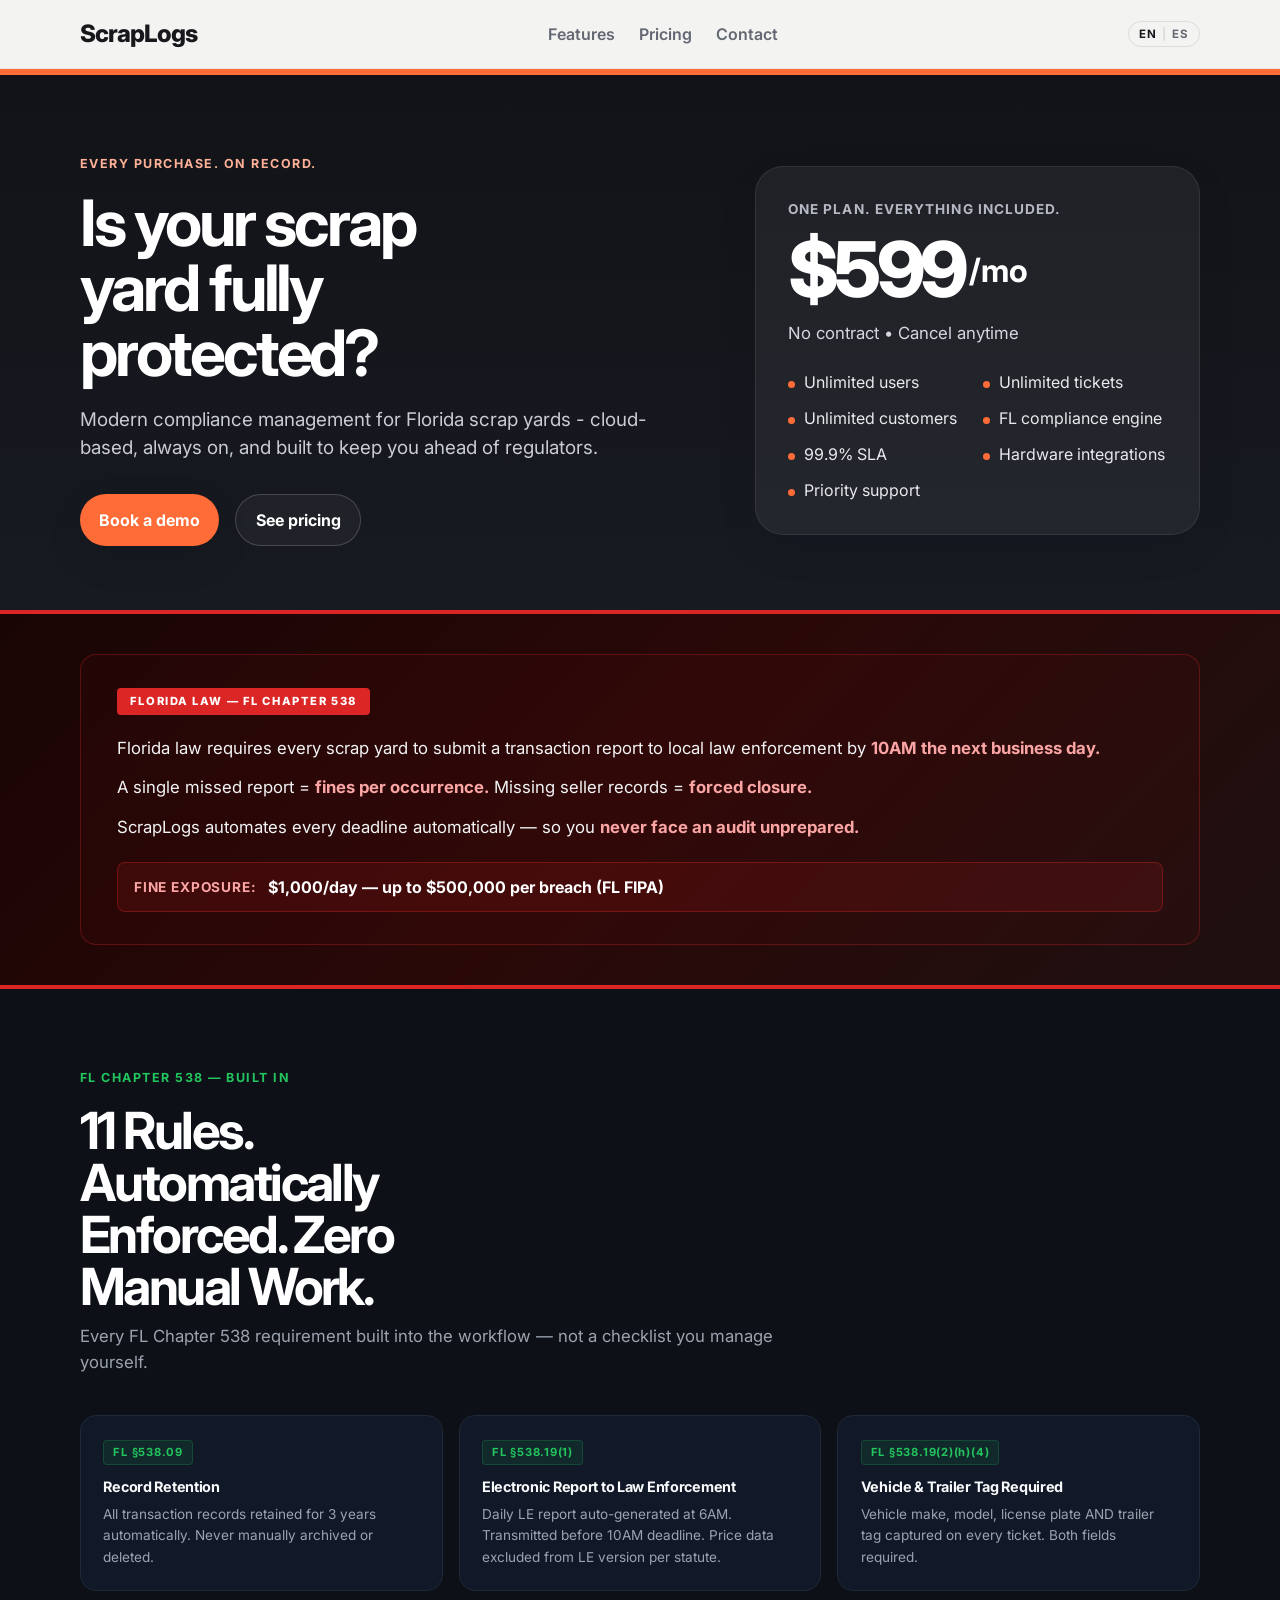
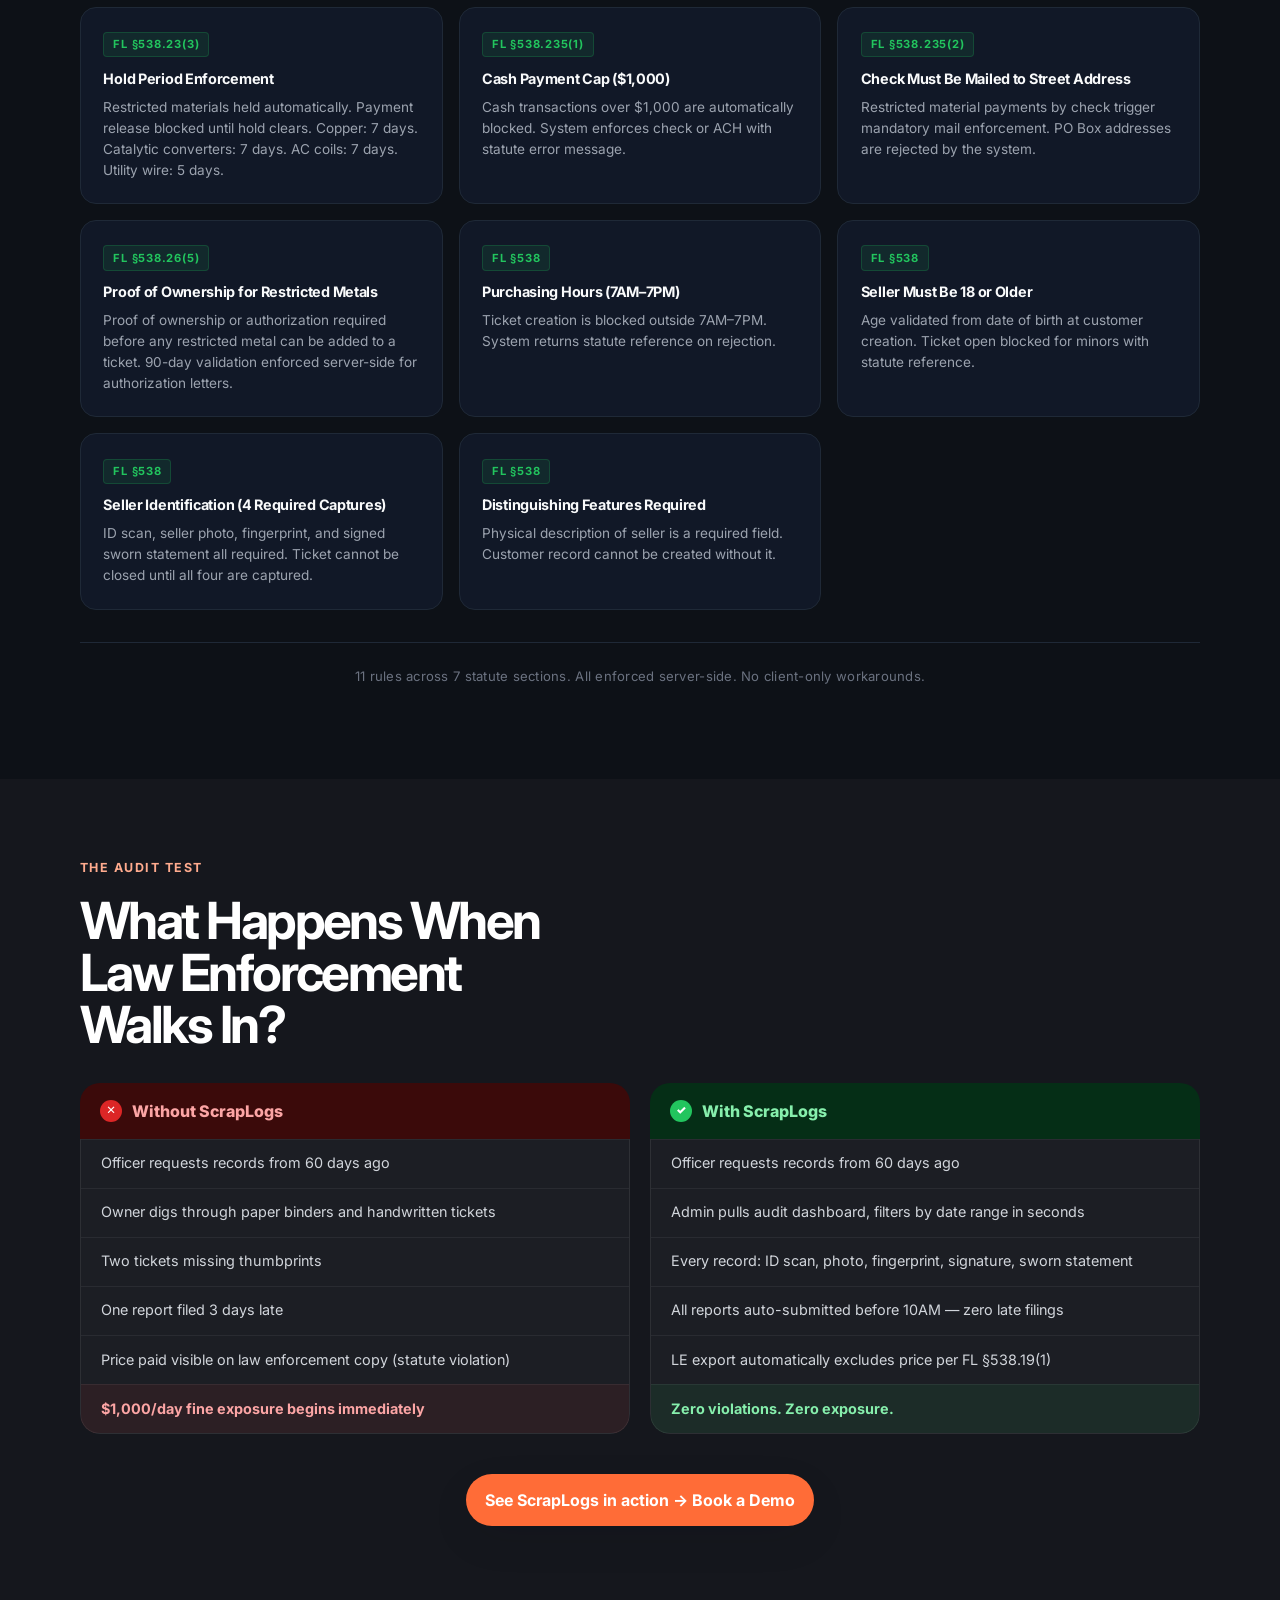
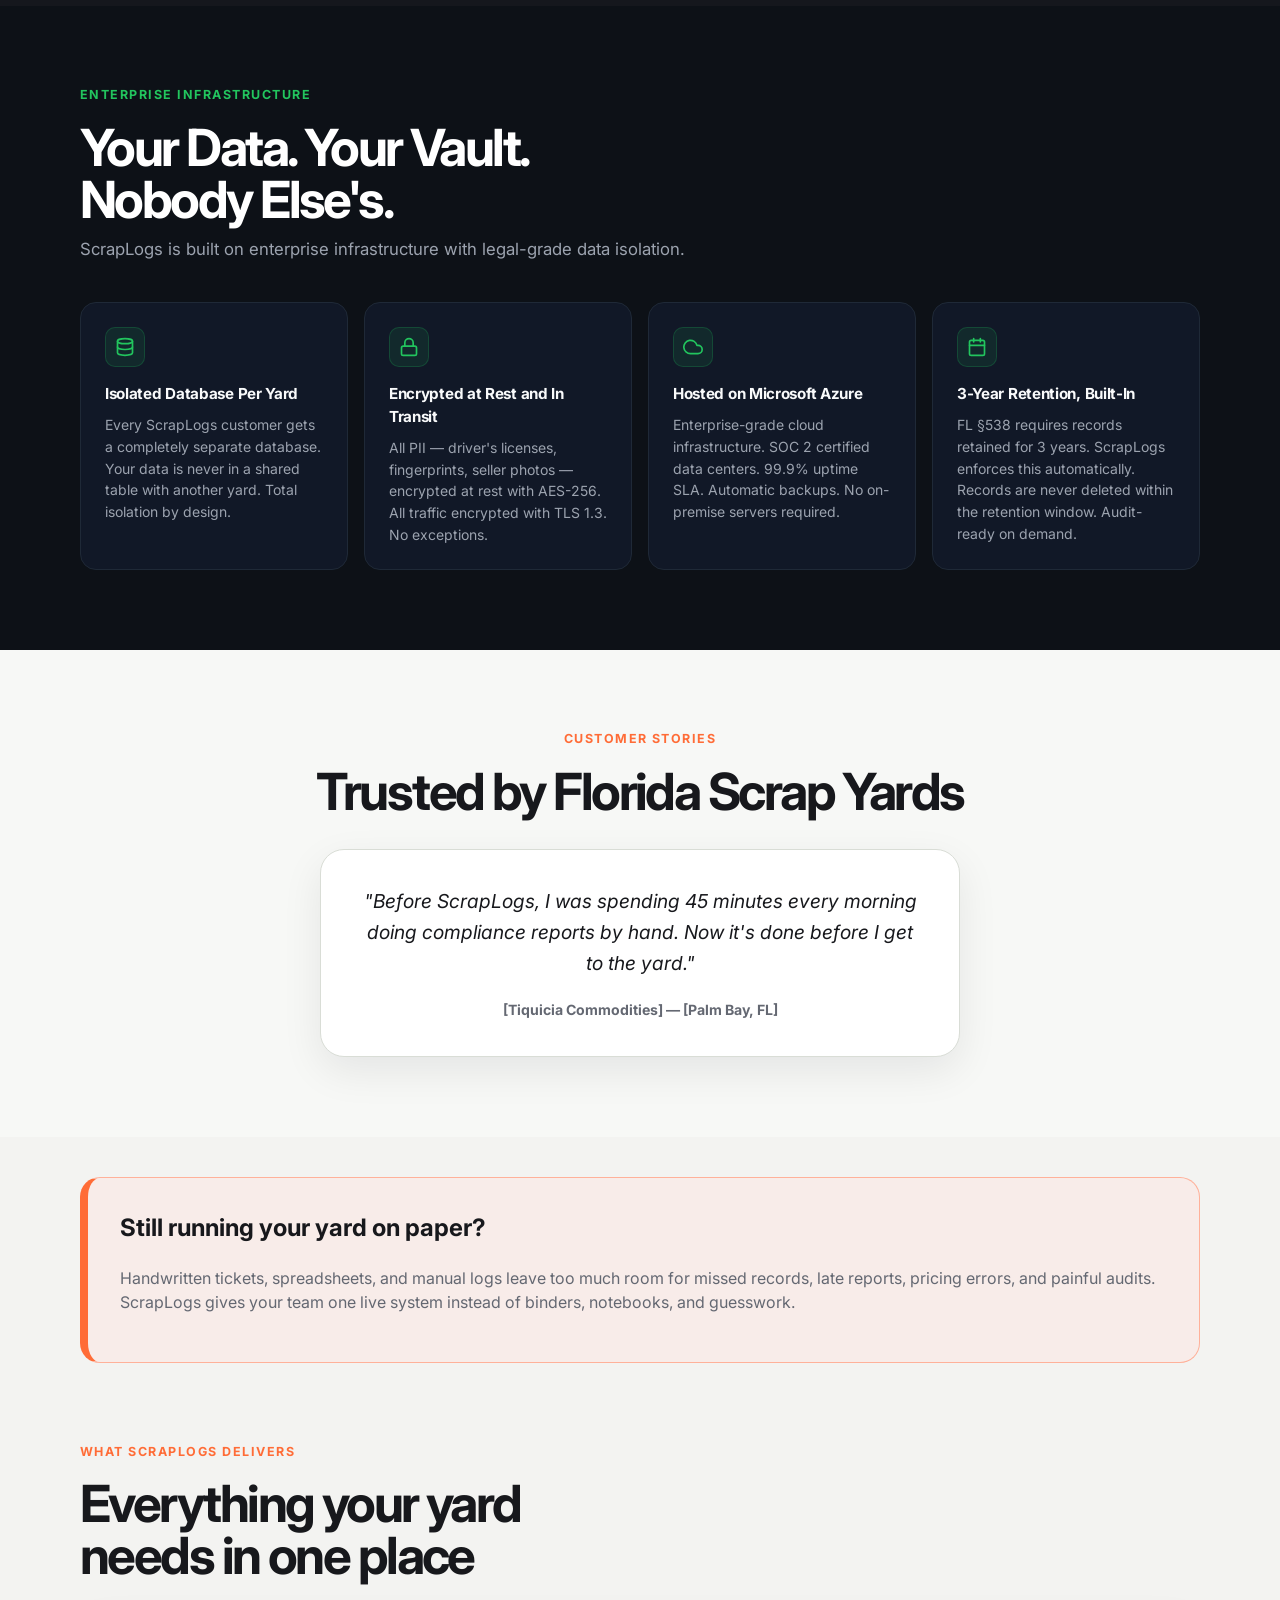
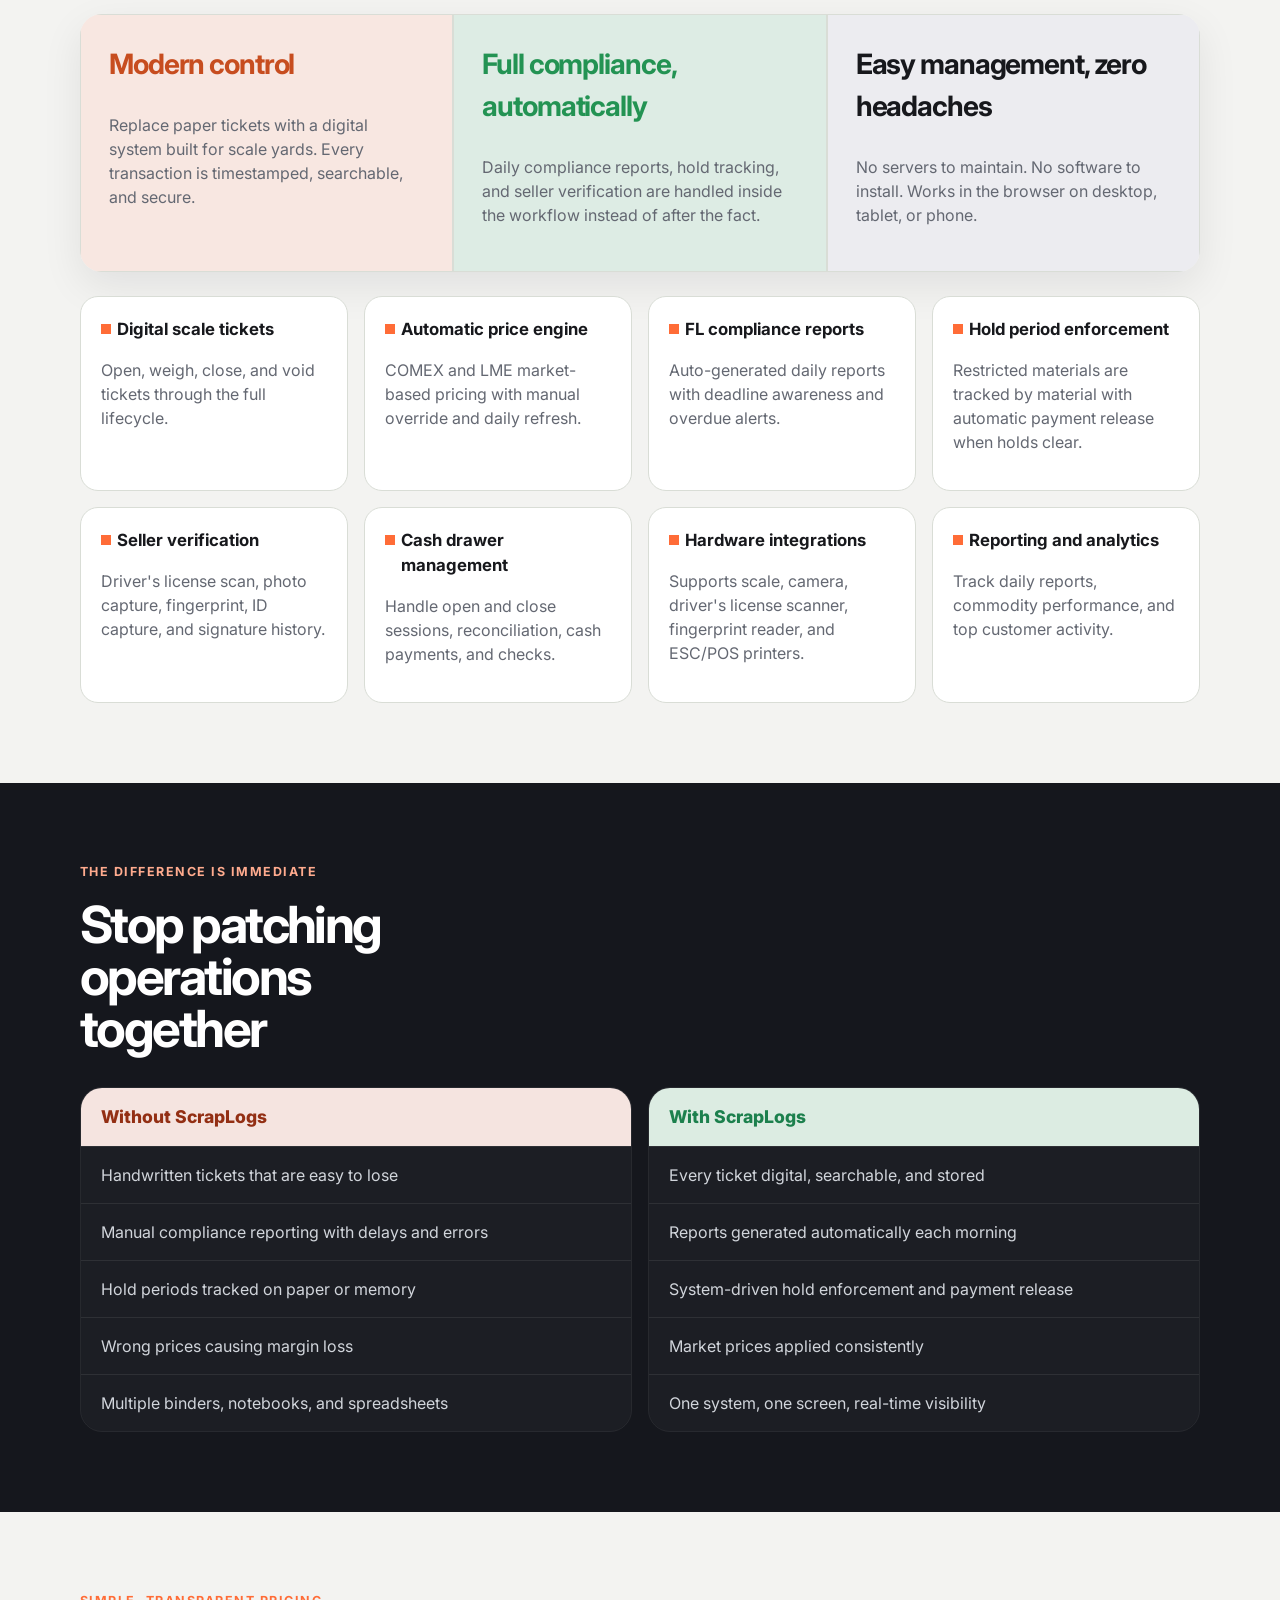
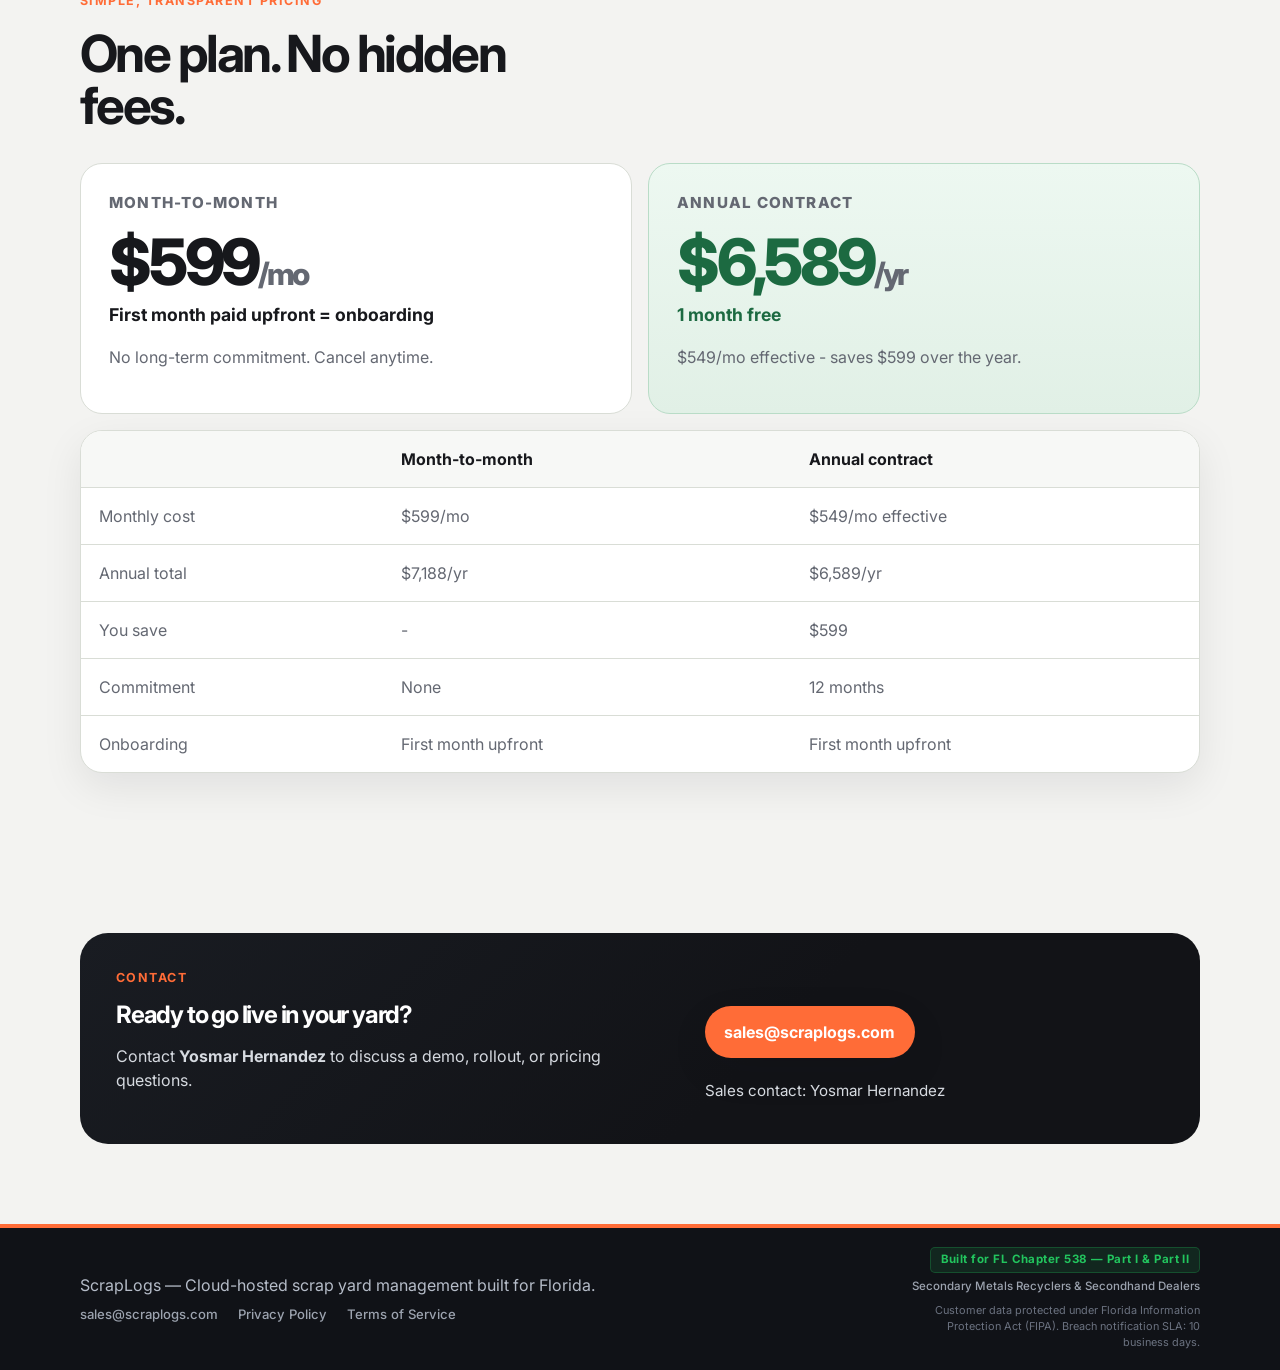
<file: index.html>
<!DOCTYPE html>
<html lang="en">
<head>
  <meta charset="UTF-8" />
  <meta name="viewport" content="width=device-width, initial-scale=1.0" />
  <title>ScrapLogs | Florida Scrap Yard Compliance</title>
  <meta name="description" content="ScrapLogs — FL Chapter 538 compliance software for Florida scrap yards. Automated daily reports, hold period enforcement, seller verification, and cash payment controls. $599/mo.">
  <meta property="og:title" content="ScrapLogs | Florida Scrap Yard Compliance">
  <meta property="og:description" content="Every FL §538 rule enforced automatically. Built for secondary metals recyclers and secondhand dealers.">
  <meta property="og:url" content="https://scraplogs.com">
  <link rel="preconnect" href="https://fonts.googleapis.com">
  <link rel="preconnect" href="https://fonts.gstatic.com" crossorigin>
  <link href="https://fonts.googleapis.com/css2?family=Inter:wght@400;500;600;700;800&display=swap" rel="stylesheet">
  <link rel="stylesheet" href="style.css" />
</head>
<body>
  <header class="site-header">
    <div class="container nav-wrap">
      <div class="brand">ScrapLogs</div>
      <nav class="nav">
        <a href="#features" data-i18n="nav-features">Features</a>
        <a href="#pricing" data-i18n="nav-pricing">Pricing</a>
        <a href="#contact" data-i18n="nav-contact">Contact</a>
      </nav>
      <button class="lang-toggle" id="lang-toggle" aria-label="Switch language">
        <span class="lang-opt active" id="lang-en">EN</span>
        <span class="lang-sep">|</span>
        <span class="lang-opt" id="lang-es">ES</span>
      </button>
    </div>
  </header>

  <main>
    <!-- HERO -->
    <section class="hero">
      <div class="container hero-grid">
        <div>
          <p class="eyebrow" data-i18n="hero-eyebrow">Every purchase. On record.</p>
          <h1 data-i18n="hero-h1">Is your scrap yard fully protected?</h1>
          <p class="hero-copy" data-i18n="hero-copy">
            Modern compliance management for Florida scrap yards - cloud-based,
            always on, and built to keep you ahead of regulators.
          </p>
          <div class="hero-actions">
            <a class="btn btn-primary" href="#contact" data-i18n="hero-btn-demo">Book a demo</a>
            <a class="btn btn-secondary" href="#pricing" data-i18n="hero-btn-pricing">See pricing</a>
          </div>
        </div>

        <div class="hero-card">
          <p class="card-kicker" data-i18n="card-kicker">One plan. Everything included.</p>
          <div class="price-line">
            <span class="price">$599</span>
            <span class="per" data-i18n="per-mo">/mo</span>
          </div>
          <p class="subline" data-i18n="card-subline">No contract • Cancel anytime</p>
          <ul class="hero-list">
            <li data-i18n="card-li-1">Unlimited users</li>
            <li data-i18n="card-li-2">Unlimited tickets</li>
            <li data-i18n="card-li-3">Unlimited customers</li>
            <li data-i18n="card-li-4">FL compliance engine</li>
            <li data-i18n="card-li-5">99.9% SLA</li>
            <li data-i18n="card-li-6">Hardware integrations</li>
            <li data-i18n="card-li-7">Priority support</li>
          </ul>
        </div>
      </div>
    </section>

    <!-- SECTION 1: RISK BANNER -->
    <section class="risk-banner">
      <div class="container">
        <div class="risk-banner-inner">
          <span class="risk-label" data-i18n="risk-label">Florida Law — FL Chapter 538</span>
          <p class="risk-stat" data-i18n-html="risk-stat-1">Florida law requires every scrap yard to submit a transaction report to local law enforcement by <strong>10AM the next business day.</strong></p>
          <p class="risk-stat" data-i18n-html="risk-stat-2">A single missed report = <strong>fines per occurrence.</strong> Missing seller records = <strong>forced closure.</strong></p>
          <p class="risk-stat" data-i18n-html="risk-stat-3">ScrapLogs automates every deadline automatically — so you <strong>never face an audit unprepared.</strong></p>
          <div class="risk-fine">
            <span class="risk-fine-label" data-i18n="risk-fine-label">Fine exposure:</span>
            <span class="risk-fine-amount" data-i18n="risk-fine-amount">$1,000/day — up to $500,000 per breach (FL FIPA)</span>
          </div>
        </div>
      </div>
    </section>

    <!-- SECTION 2: COMPLIANCE SHIELD -->
    <section class="compliance-shield">
      <div class="container">
        <div class="section-heading">
          <p class="eyebrow green-eyebrow" data-i18n="shield-eyebrow">FL Chapter 538 — Built In</p>
          <h2 class="light-heading" data-i18n="shield-h2">11 Rules. Automatically Enforced. Zero Manual Work.</h2>
          <p class="shield-subtitle" data-i18n="shield-subtitle">Every FL Chapter 538 requirement built into the workflow — not a checklist you manage yourself.</p>
        </div>

        <div class="compliance-grid">
          <div class="compliance-card">
            <span class="statute-badge">FL §538.09</span>
            <h3 data-i18n="cc-1-h3">Record Retention</h3>
            <p data-i18n="cc-1-p">All transaction records retained for 3 years automatically. Never manually archived or deleted.</p>
          </div>
          <div class="compliance-card">
            <span class="statute-badge">FL §538.19(1)</span>
            <h3 data-i18n="cc-2-h3">Electronic Report to Law Enforcement</h3>
            <p data-i18n="cc-2-p">Daily LE report auto-generated at 6AM. Transmitted before 10AM deadline. Price data excluded from LE version per statute.</p>
          </div>
          <div class="compliance-card">
            <span class="statute-badge">FL §538.19(2)(h)(4)</span>
            <h3 data-i18n="cc-3-h3">Vehicle &amp; Trailer Tag Required</h3>
            <p data-i18n="cc-3-p">Vehicle make, model, license plate AND trailer tag captured on every ticket. Both fields required.</p>
          </div>
          <div class="compliance-card">
            <span class="statute-badge">FL §538.23(3)</span>
            <h3 data-i18n="cc-4-h3">Hold Period Enforcement</h3>
            <p data-i18n="cc-4-p">Restricted materials held automatically. Payment release blocked until hold clears. Copper: 7 days. Catalytic converters: 7 days. AC coils: 7 days. Utility wire: 5 days.</p>
          </div>
          <div class="compliance-card">
            <span class="statute-badge">FL §538.235(1)</span>
            <h3 data-i18n="cc-5-h3">Cash Payment Cap ($1,000)</h3>
            <p data-i18n="cc-5-p">Cash transactions over $1,000 are automatically blocked. System enforces check or ACH with statute error message.</p>
          </div>
          <div class="compliance-card">
            <span class="statute-badge">FL §538.235(2)</span>
            <h3 data-i18n="cc-6-h3">Check Must Be Mailed to Street Address</h3>
            <p data-i18n="cc-6-p">Restricted material payments by check trigger mandatory mail enforcement. PO Box addresses are rejected by the system.</p>
          </div>
          <div class="compliance-card">
            <span class="statute-badge">FL §538.26(5)</span>
            <h3 data-i18n="cc-7-h3">Proof of Ownership for Restricted Metals</h3>
            <p data-i18n="cc-7-p">Proof of ownership or authorization required before any restricted metal can be added to a ticket. 90-day validation enforced server-side for authorization letters.</p>
          </div>
          <div class="compliance-card">
            <span class="statute-badge">FL §538</span>
            <h3 data-i18n="cc-8-h3">Purchasing Hours (7AM–7PM)</h3>
            <p data-i18n="cc-8-p">Ticket creation is blocked outside 7AM–7PM. System returns statute reference on rejection.</p>
          </div>
          <div class="compliance-card">
            <span class="statute-badge">FL §538</span>
            <h3 data-i18n="cc-9-h3">Seller Must Be 18 or Older</h3>
            <p data-i18n="cc-9-p">Age validated from date of birth at customer creation. Ticket open blocked for minors with statute reference.</p>
          </div>
          <div class="compliance-card">
            <span class="statute-badge">FL §538</span>
            <h3 data-i18n="cc-10-h3">Seller Identification (4 Required Captures)</h3>
            <p data-i18n="cc-10-p">ID scan, seller photo, fingerprint, and signed sworn statement all required. Ticket cannot be closed until all four are captured.</p>
          </div>
          <div class="compliance-card">
            <span class="statute-badge">FL §538</span>
            <h3 data-i18n="cc-11-h3">Distinguishing Features Required</h3>
            <p data-i18n="cc-11-p">Physical description of seller is a required field. Customer record cannot be created without it.</p>
          </div>
        </div>

        <p class="shield-footer-note" data-i18n="shield-footer">11 rules across 7 statute sections. All enforced server-side. No client-only workarounds.</p>
      </div>
    </section>

    <!-- SECTION 3: AUDIT SCENARIO -->
    <section class="audit-scenario">
      <div class="container">
        <div class="section-heading">
          <p class="eyebrow" data-i18n="audit-eyebrow">The Audit Test</p>
          <h2 class="light-heading" data-i18n="audit-h2">What Happens When Law Enforcement Walks In?</h2>
        </div>

        <div class="audit-grid">
          <div class="audit-col audit-bad">
            <div class="audit-col-header">
              <span class="audit-indicator audit-indicator-bad">✕</span>
              <span data-i18n="audit-bad-header">Without ScrapLogs</span>
            </div>
            <ul class="audit-list">
              <li data-i18n="audit-bad-li-1">Officer requests records from 60 days ago</li>
              <li data-i18n="audit-bad-li-2">Owner digs through paper binders and handwritten tickets</li>
              <li data-i18n="audit-bad-li-3">Two tickets missing thumbprints</li>
              <li data-i18n="audit-bad-li-4">One report filed 3 days late</li>
              <li data-i18n="audit-bad-li-5">Price paid visible on law enforcement copy (statute violation)</li>
              <li class="audit-bad-final" data-i18n="audit-bad-final">$1,000/day fine exposure begins immediately</li>
            </ul>
          </div>
          <div class="audit-col audit-good">
            <div class="audit-col-header">
              <span class="audit-indicator audit-indicator-good">✓</span>
              <span data-i18n="audit-good-header">With ScrapLogs</span>
            </div>
            <ul class="audit-list">
              <li data-i18n="audit-good-li-1">Officer requests records from 60 days ago</li>
              <li data-i18n="audit-good-li-2">Admin pulls audit dashboard, filters by date range in seconds</li>
              <li data-i18n="audit-good-li-3">Every record: ID scan, photo, fingerprint, signature, sworn statement</li>
              <li data-i18n="audit-good-li-4">All reports auto-submitted before 10AM — zero late filings</li>
              <li data-i18n="audit-good-li-5">LE export automatically excludes price per FL §538.19(1)</li>
              <li class="audit-good-final" data-i18n="audit-good-final">Zero violations. Zero exposure.</li>
            </ul>
          </div>
        </div>

        <div class="audit-cta">
          <a class="btn btn-primary" href="#contact" data-i18n="audit-cta-btn">See ScrapLogs in action → Book a Demo</a>
        </div>
      </div>
    </section>

    <!-- SECTION 4: DATA SECURITY & ISOLATION -->
    <section class="data-security">
      <div class="container">
        <div class="section-heading">
          <p class="eyebrow green-eyebrow" data-i18n="security-eyebrow">Enterprise Infrastructure</p>
          <h2 class="light-heading" data-i18n="security-h2">Your Data. Your Vault. Nobody Else's.</h2>
          <p class="shield-subtitle" data-i18n="security-subtitle">ScrapLogs is built on enterprise infrastructure with legal-grade data isolation.</p>
        </div>

        <div class="security-grid">
          <div class="security-tile">
            <div class="security-icon">
              <svg width="20" height="20" viewBox="0 0 24 24" fill="none" stroke="currentColor" stroke-width="2" stroke-linecap="round" stroke-linejoin="round">
                <ellipse cx="12" cy="5" rx="9" ry="3"/>
                <path d="M21 12c0 1.66-4 3-9 3s-9-1.34-9-3"/>
                <path d="M3 5v14c0 1.66 4 3 9 3s9-1.34 9-3V5"/>
              </svg>
            </div>
            <h3 data-i18n="sec-1-h3">Isolated Database Per Yard</h3>
            <p data-i18n="sec-1-p">Every ScrapLogs customer gets a completely separate database. Your data is never in a shared table with another yard. Total isolation by design.</p>
          </div>
          <div class="security-tile">
            <div class="security-icon">
              <svg width="20" height="20" viewBox="0 0 24 24" fill="none" stroke="currentColor" stroke-width="2" stroke-linecap="round" stroke-linejoin="round">
                <rect x="3" y="11" width="18" height="11" rx="2" ry="2"/>
                <path d="M7 11V7a5 5 0 0 1 10 0v4"/>
              </svg>
            </div>
            <h3 data-i18n="sec-2-h3">Encrypted at Rest and In Transit</h3>
            <p data-i18n="sec-2-p">All PII — driver's licenses, fingerprints, seller photos — encrypted at rest with AES-256. All traffic encrypted with TLS 1.3. No exceptions.</p>
          </div>
          <div class="security-tile">
            <div class="security-icon">
              <svg width="20" height="20" viewBox="0 0 24 24" fill="none" stroke="currentColor" stroke-width="2" stroke-linecap="round" stroke-linejoin="round">
                <path d="M18 10h-1.26A8 8 0 1 0 9 20h9a5 5 0 0 0 0-10z"/>
              </svg>
            </div>
            <h3 data-i18n="sec-3-h3">Hosted on Microsoft Azure</h3>
            <p data-i18n="sec-3-p">Enterprise-grade cloud infrastructure. SOC 2 certified data centers. 99.9% uptime SLA. Automatic backups. No on-premise servers required.</p>
          </div>
          <div class="security-tile">
            <div class="security-icon">
              <svg width="20" height="20" viewBox="0 0 24 24" fill="none" stroke="currentColor" stroke-width="2" stroke-linecap="round" stroke-linejoin="round">
                <rect x="3" y="4" width="18" height="18" rx="2" ry="2"/>
                <line x1="16" y1="2" x2="16" y2="6"/>
                <line x1="8" y1="2" x2="8" y2="6"/>
                <line x1="3" y1="10" x2="21" y2="10"/>
              </svg>
            </div>
            <h3 data-i18n="sec-4-h3">3-Year Retention, Built-In</h3>
            <p data-i18n="sec-4-p">FL §538 requires records retained for 3 years. ScrapLogs enforces this automatically. Records are never deleted within the retention window. Audit-ready on demand.</p>
          </div>
        </div>
      </div>
    </section>

    <!-- SECTION 5: SOCIAL PROOF -->
    <!-- REPLACE WITH REAL TESTIMONIAL -->
    <section class="social-proof">
      <div class="container">
        <div class="section-heading centered-heading">
          <p class="eyebrow orange" data-i18n="social-eyebrow">Customer Stories</p>
          <h2 data-i18n="social-h2">Trusted by Florida Scrap Yards</h2>
        </div>
        <div class="testimonial-wrap">
          <div class="testimonial-card">
            <p class="testimonial-quote" data-i18n="testimonial-quote">"Before ScrapLogs, I was spending 45 minutes every morning doing compliance reports by hand. Now it's done before I get to the yard."</p>
            <p class="testimonial-attribution" data-i18n="testimonial-attr">[Tiquicia Commodities] — [Palm Bay, FL]</p>
          </div>
        </div>
      </div>
    </section>

    <!-- EXISTING: WARNING BAND -->
    <section class="warning-band">
      <div class="container">
        <div class="warning-box">
          <h2 data-i18n="warning-h2">Still running your yard on paper?</h2>
          <p data-i18n="warning-p">
            Handwritten tickets, spreadsheets, and manual logs leave too much room
            for missed records, late reports, pricing errors, and painful audits.
            ScrapLogs gives your team one live system instead of binders,
            notebooks, and guesswork.
          </p>
        </div>
      </div>
    </section>

    <!-- EXISTING: FEATURES -->
    <section id="features" class="section">
      <div class="container">
        <div class="section-heading">
          <p class="eyebrow orange" data-i18n="features-eyebrow">What ScrapLogs delivers</p>
          <h2 data-i18n="features-h2">Everything your yard needs in one place</h2>
        </div>

        <div class="feature-panels">
          <article class="panel panel-warm">
            <h3 data-i18n="panel-1-h3">Modern control</h3>
            <p data-i18n="panel-1-p">Replace paper tickets with a digital system built for scale yards. Every transaction is timestamped, searchable, and secure.</p>
          </article>
          <article class="panel panel-green">
            <h3 data-i18n="panel-2-h3">Full compliance, automatically</h3>
            <p data-i18n="panel-2-p">Daily compliance reports, hold tracking, and seller verification are handled inside the workflow instead of after the fact.</p>
          </article>
          <article class="panel panel-neutral">
            <h3 data-i18n="panel-3-h3">Easy management, zero headaches</h3>
            <p data-i18n="panel-3-p">No servers to maintain. No software to install. Works in the browser on desktop, tablet, or phone.</p>
          </article>
        </div>

        <div class="feature-grid">
          <article class="feature-item">
            <h3 data-i18n="feat-1-h3">Digital scale tickets</h3>
            <p data-i18n="feat-1-p">Open, weigh, close, and void tickets through the full lifecycle.</p>
          </article>
          <article class="feature-item">
            <h3 data-i18n="feat-2-h3">Automatic price engine</h3>
            <p data-i18n="feat-2-p">COMEX and LME market-based pricing with manual override and daily refresh.</p>
          </article>
          <article class="feature-item">
            <h3 data-i18n="feat-3-h3">FL compliance reports</h3>
            <p data-i18n="feat-3-p">Auto-generated daily reports with deadline awareness and overdue alerts.</p>
          </article>
          <article class="feature-item">
            <h3 data-i18n="feat-4-h3">Hold period enforcement</h3>
            <p data-i18n="feat-4-p">Restricted materials are tracked by material with automatic payment release when holds clear.</p>
          </article>
          <article class="feature-item">
            <h3 data-i18n="feat-5-h3">Seller verification</h3>
            <p data-i18n="feat-5-p">Driver's license scan, photo capture, fingerprint, ID capture, and signature history.</p>
          </article>
          <article class="feature-item">
            <h3 data-i18n="feat-6-h3">Cash drawer management</h3>
            <p data-i18n="feat-6-p">Handle open and close sessions, reconciliation, cash payments, and checks.</p>
          </article>
          <article class="feature-item">
            <h3 data-i18n="feat-7-h3">Hardware integrations</h3>
            <p data-i18n="feat-7-p">Supports scale, camera, driver's license scanner, fingerprint reader, and ESC/POS printers.</p>
          </article>
          <article class="feature-item">
            <h3 data-i18n="feat-8-h3">Reporting and analytics</h3>
            <p data-i18n="feat-8-p">Track daily reports, commodity performance, and top customer activity.</p>
          </article>
        </div>
      </div>
    </section>

    <!-- EXISTING: COMPARISON -->
    <section class="section contrast-section">
      <div class="container">
        <div class="section-heading">
          <p class="eyebrow" data-i18n="comp-eyebrow">The difference is immediate</p>
          <h2 data-i18n="comp-h2">Stop patching operations together</h2>
        </div>

        <div class="comparison-grid">
          <div class="comparison-col bad">
            <div class="comparison-title" data-i18n="comp-bad-title">Without ScrapLogs</div>
            <ul>
              <li data-i18n="comp-bad-li-1">Handwritten tickets that are easy to lose</li>
              <li data-i18n="comp-bad-li-2">Manual compliance reporting with delays and errors</li>
              <li data-i18n="comp-bad-li-3">Hold periods tracked on paper or memory</li>
              <li data-i18n="comp-bad-li-4">Wrong prices causing margin loss</li>
              <li data-i18n="comp-bad-li-5">Multiple binders, notebooks, and spreadsheets</li>
            </ul>
          </div>
          <div class="comparison-col good">
            <div class="comparison-title" data-i18n="comp-good-title">With ScrapLogs</div>
            <ul>
              <li data-i18n="comp-good-li-1">Every ticket digital, searchable, and stored</li>
              <li data-i18n="comp-good-li-2">Reports generated automatically each morning</li>
              <li data-i18n="comp-good-li-3">System-driven hold enforcement and payment release</li>
              <li data-i18n="comp-good-li-4">Market prices applied consistently</li>
              <li data-i18n="comp-good-li-5">One system, one screen, real-time visibility</li>
            </ul>
          </div>
        </div>
      </div>
    </section>

    <!-- EXISTING: PRICING -->
    <section id="pricing" class="section pricing-section">
      <div class="container">
        <div class="section-heading">
          <p class="eyebrow orange" data-i18n="pricing-eyebrow">Simple, transparent pricing</p>
          <h2 data-i18n="pricing-h2">One plan. No hidden fees.</h2>
        </div>

        <div class="pricing-grid">
          <article class="pricing-card">
            <p class="plan-name" data-i18n="plan-1-name">Month-to-month</p>
            <p class="plan-price">$599<span data-i18n="per-mo">/mo</span></p>
            <p class="plan-note" data-i18n="plan-1-note">First month paid upfront = onboarding</p>
            <p class="plan-meta" data-i18n="plan-1-meta">No long-term commitment. Cancel anytime.</p>
          </article>

          <article class="pricing-card featured">
            <p class="plan-name" data-i18n="plan-2-name">Annual contract</p>
            <p class="plan-price">$6,589<span data-i18n="per-yr">/yr</span></p>
            <p class="plan-note" data-i18n="plan-2-note">1 month free</p>
            <p class="plan-meta" data-i18n="plan-2-meta">$549/mo effective - saves $599 over the year.</p>
          </article>
        </div>

        <div class="pricing-table-wrap">
          <table class="pricing-table">
            <thead>
              <tr>
                <th></th>
                <th data-i18n="table-h-1">Month-to-month</th>
                <th data-i18n="table-h-2">Annual contract</th>
              </tr>
            </thead>
            <tbody>
              <tr>
                <td data-i18n="table-r1-label">Monthly cost</td>
                <td data-i18n="table-r1-v1">$599/mo</td>
                <td data-i18n="table-r1-v2">$549/mo effective</td>
              </tr>
              <tr>
                <td data-i18n="table-r2-label">Annual total</td>
                <td data-i18n="table-r2-v1">$7,188/yr</td>
                <td data-i18n="table-r2-v2">$6,589/yr</td>
              </tr>
              <tr>
                <td data-i18n="table-r3-label">You save</td>
                <td>-</td>
                <td>$599</td>
              </tr>
              <tr>
                <td data-i18n="table-r4-label">Commitment</td>
                <td data-i18n="table-r4-v1">None</td>
                <td data-i18n="table-r4-v2">12 months</td>
              </tr>
              <tr>
                <td data-i18n="table-r5-label">Onboarding</td>
                <td data-i18n="table-r5-v1">First month upfront</td>
                <td data-i18n="table-r5-v2">First month upfront</td>
              </tr>
            </tbody>
          </table>
        </div>
      </div>
    </section>

    <!-- EXISTING: CONTACT -->
    <section id="contact" class="section contact-section">
      <div class="container contact-card">
        <div>
          <p class="eyebrow orange" data-i18n="contact-eyebrow">Contact</p>
          <h2 data-i18n="contact-h2">Ready to go live in your yard?</h2>
          <p data-i18n-html="contact-p">
            Contact <strong>Yosmar Hernandez</strong> to discuss a demo, rollout,
            or pricing questions.
          </p>
        </div>
        <div class="contact-actions">
          <a class="btn btn-primary" href="mailto:sales@scraplogs.com">sales@scraplogs.com</a>
          <p class="contact-caption" data-i18n="contact-caption">Sales contact: Yosmar Hernandez</p>
        </div>
      </div>
    </section>
  </main>

  <footer class="site-footer">
    <div class="container footer-wrap">
      <div class="footer-left">
        <p data-i18n="footer-tagline">ScrapLogs — Cloud-hosted scrap yard management built for Florida.</p>
        <div class="footer-links">
          <a href="mailto:sales@scraplogs.com">sales@scraplogs.com</a>
          <a href="/privacy" data-i18n="footer-privacy">Privacy Policy</a>
          <a href="/terms" data-i18n="footer-terms">Terms of Service</a>
        </div>
      </div>
      <div class="footer-compliance">
        <div class="footer-badge" data-i18n="footer-badge">Built for FL Chapter 538 — Part I &amp; Part II</div>
        <div class="footer-badge-sub" data-i18n="footer-badge-sub">Secondary Metals Recyclers &amp; Secondhand Dealers</div>
        <p class="footer-fipa" data-i18n="footer-fipa">Customer data protected under Florida Information Protection Act (FIPA). Breach notification SLA: 10 business days.</p>
      </div>
    </div>
  </footer>

  <script>
  (function () {
    var current = 'en';

    var t = {
      en: {
        'nav-features': 'Features',
        'nav-pricing': 'Pricing',
        'nav-contact': 'Contact',
        'hero-eyebrow': 'Every purchase. On record.',
        'hero-h1': 'Is your scrap yard fully protected?',
        'hero-copy': 'Modern compliance management for Florida scrap yards - cloud-based, always on, and built to keep you ahead of regulators.',
        'hero-btn-demo': 'Book a demo',
        'hero-btn-pricing': 'See pricing',
        'card-kicker': 'One plan. Everything included.',
        'per-mo': '/mo',
        'per-yr': '/yr',
        'card-subline': 'No contract • Cancel anytime',
        'card-li-1': 'Unlimited users',
        'card-li-2': 'Unlimited tickets',
        'card-li-3': 'Unlimited customers',
        'card-li-4': 'FL compliance engine',
        'card-li-5': '99.9% SLA',
        'card-li-6': 'Hardware integrations',
        'card-li-7': 'Priority support',
        'risk-label': 'Florida Law — FL Chapter 538',
        'risk-stat-1': 'Florida law requires every scrap yard to submit a transaction report to local law enforcement by <strong>10AM the next business day.</strong>',
        'risk-stat-2': 'A single missed report = <strong>fines per occurrence.</strong> Missing seller records = <strong>forced closure.</strong>',
        'risk-stat-3': 'ScrapLogs automates every deadline automatically — so you <strong>never face an audit unprepared.</strong>',
        'risk-fine-label': 'Fine exposure:',
        'risk-fine-amount': '$1,000/day — up to $500,000 per breach (FL FIPA)',
        'shield-eyebrow': 'FL Chapter 538 — Built In',
        'shield-h2': '11 Rules. Automatically Enforced. Zero Manual Work.',
        'shield-subtitle': 'Every FL Chapter 538 requirement built into the workflow — not a checklist you manage yourself.',
        'cc-1-h3': 'Record Retention',
        'cc-1-p': 'All transaction records retained for 3 years automatically. Never manually archived or deleted.',
        'cc-2-h3': 'Electronic Report to Law Enforcement',
        'cc-2-p': 'Daily LE report auto-generated at 6AM. Transmitted before 10AM deadline. Price data excluded from LE version per statute.',
        'cc-3-h3': 'Vehicle & Trailer Tag Required',
        'cc-3-p': 'Vehicle make, model, license plate AND trailer tag captured on every ticket. Both fields required.',
        'cc-4-h3': 'Hold Period Enforcement',
        'cc-4-p': 'Restricted materials held automatically. Payment release blocked until hold clears. Copper: 7 days. Catalytic converters: 7 days. AC coils: 7 days. Utility wire: 5 days.',
        'cc-5-h3': 'Cash Payment Cap ($1,000)',
        'cc-5-p': 'Cash transactions over $1,000 are automatically blocked. System enforces check or ACH with statute error message.',
        'cc-6-h3': 'Check Must Be Mailed to Street Address',
        'cc-6-p': 'Restricted material payments by check trigger mandatory mail enforcement. PO Box addresses are rejected by the system.',
        'cc-7-h3': 'Proof of Ownership for Restricted Metals',
        'cc-7-p': 'Proof of ownership or authorization required before any restricted metal can be added to a ticket. 90-day validation enforced server-side for authorization letters.',
        'cc-8-h3': 'Purchasing Hours (7AM–7PM)',
        'cc-8-p': 'Ticket creation is blocked outside 7AM–7PM. System returns statute reference on rejection.',
        'cc-9-h3': 'Seller Must Be 18 or Older',
        'cc-9-p': 'Age validated from date of birth at customer creation. Ticket open blocked for minors with statute reference.',
        'cc-10-h3': 'Seller Identification (4 Required Captures)',
        'cc-10-p': 'ID scan, seller photo, fingerprint, and signed sworn statement all required. Ticket cannot be closed until all four are captured.',
        'cc-11-h3': 'Distinguishing Features Required',
        'cc-11-p': 'Physical description of seller is a required field. Customer record cannot be created without it.',
        'shield-footer': '11 rules across 7 statute sections. All enforced server-side. No client-only workarounds.',
        'audit-eyebrow': 'The Audit Test',
        'audit-h2': 'What Happens When Law Enforcement Walks In?',
        'audit-bad-header': 'Without ScrapLogs',
        'audit-good-header': 'With ScrapLogs',
        'audit-bad-li-1': 'Officer requests records from 60 days ago',
        'audit-bad-li-2': 'Owner digs through paper binders and handwritten tickets',
        'audit-bad-li-3': 'Two tickets missing thumbprints',
        'audit-bad-li-4': 'One report filed 3 days late',
        'audit-bad-li-5': 'Price paid visible on law enforcement copy (statute violation)',
        'audit-bad-final': '$1,000/day fine exposure begins immediately',
        'audit-good-li-1': 'Officer requests records from 60 days ago',
        'audit-good-li-2': 'Admin pulls audit dashboard, filters by date range in seconds',
        'audit-good-li-3': 'Every record: ID scan, photo, fingerprint, signature, sworn statement',
        'audit-good-li-4': 'All reports auto-submitted before 10AM — zero late filings',
        'audit-good-li-5': 'LE export automatically excludes price per FL §538.19(1)',
        'audit-good-final': 'Zero violations. Zero exposure.',
        'audit-cta-btn': 'See ScrapLogs in action → Book a Demo',
        'security-eyebrow': 'Enterprise Infrastructure',
        'security-h2': "Your Data. Your Vault. Nobody Else's.",
        'security-subtitle': 'ScrapLogs is built on enterprise infrastructure with legal-grade data isolation.',
        'sec-1-h3': 'Isolated Database Per Yard',
        'sec-1-p': 'Every ScrapLogs customer gets a completely separate database. Your data is never in a shared table with another yard. Total isolation by design.',
        'sec-2-h3': 'Encrypted at Rest and In Transit',
        'sec-2-p': "All PII — driver's licenses, fingerprints, seller photos — encrypted at rest with AES-256. All traffic encrypted with TLS 1.3. No exceptions.",
        'sec-3-h3': 'Hosted on Microsoft Azure',
        'sec-3-p': 'Enterprise-grade cloud infrastructure. SOC 2 certified data centers. 99.9% uptime SLA. Automatic backups. No on-premise servers required.',
        'sec-4-h3': '3-Year Retention, Built-In',
        'sec-4-p': 'FL §538 requires records retained for 3 years. ScrapLogs enforces this automatically. Records are never deleted within the retention window. Audit-ready on demand.',
        'social-eyebrow': 'Customer Stories',
        'social-h2': 'Trusted by Florida Scrap Yards',
        'testimonial-quote': '“Before ScrapLogs, I was spending 45 minutes every morning doing compliance reports by hand. Now it’s done before I get to the yard.”',
        'testimonial-attr': '[Yard owner name] — [City, FL]',
        'warning-h2': 'Still running your yard on paper?',
        'warning-p': 'Handwritten tickets, spreadsheets, and manual logs leave too much room for missed records, late reports, pricing errors, and painful audits. ScrapLogs gives your team one live system instead of binders, notebooks, and guesswork.',
        'features-eyebrow': 'What ScrapLogs delivers',
        'features-h2': 'Everything your yard needs in one place',
        'panel-1-h3': 'Modern control',
        'panel-1-p': 'Replace paper tickets with a digital system built for scale yards. Every transaction is timestamped, searchable, and secure.',
        'panel-2-h3': 'Full compliance, automatically',
        'panel-2-p': 'Daily compliance reports, hold tracking, and seller verification are handled inside the workflow instead of after the fact.',
        'panel-3-h3': 'Easy management, zero headaches',
        'panel-3-p': 'No servers to maintain. No software to install. Works in the browser on desktop, tablet, or phone.',
        'feat-1-h3': 'Digital scale tickets',
        'feat-1-p': 'Open, weigh, close, and void tickets through the full lifecycle.',
        'feat-2-h3': 'Automatic price engine',
        'feat-2-p': 'COMEX and LME market-based pricing with manual override and daily refresh.',
        'feat-3-h3': 'FL compliance reports',
        'feat-3-p': 'Auto-generated daily reports with deadline awareness and overdue alerts.',
        'feat-4-h3': 'Hold period enforcement',
        'feat-4-p': 'Restricted materials are tracked by material with automatic payment release when holds clear.',
        'feat-5-h3': 'Seller verification',
        'feat-5-p': "Driver's license scan, photo capture, fingerprint, ID capture, and signature history.",
        'feat-6-h3': 'Cash drawer management',
        'feat-6-p': 'Handle open and close sessions, reconciliation, cash payments, and checks.',
        'feat-7-h3': 'Hardware integrations',
        'feat-7-p': "Supports scale, camera, driver's license scanner, fingerprint reader, and ESC/POS printers.",
        'feat-8-h3': 'Reporting and analytics',
        'feat-8-p': 'Track daily reports, commodity performance, and top customer activity.',
        'comp-eyebrow': 'The difference is immediate',
        'comp-h2': 'Stop patching operations together',
        'comp-bad-title': 'Without ScrapLogs',
        'comp-good-title': 'With ScrapLogs',
        'comp-bad-li-1': 'Handwritten tickets that are easy to lose',
        'comp-bad-li-2': 'Manual compliance reporting with delays and errors',
        'comp-bad-li-3': 'Hold periods tracked on paper or memory',
        'comp-bad-li-4': 'Wrong prices causing margin loss',
        'comp-bad-li-5': 'Multiple binders, notebooks, and spreadsheets',
        'comp-good-li-1': 'Every ticket digital, searchable, and stored',
        'comp-good-li-2': 'Reports generated automatically each morning',
        'comp-good-li-3': 'System-driven hold enforcement and payment release',
        'comp-good-li-4': 'Market prices applied consistently',
        'comp-good-li-5': 'One system, one screen, real-time visibility',
        'pricing-eyebrow': 'Simple, transparent pricing',
        'pricing-h2': 'One plan. No hidden fees.',
        'plan-1-name': 'Month-to-month',
        'plan-1-note': 'First month paid upfront = onboarding',
        'plan-1-meta': 'No long-term commitment. Cancel anytime.',
        'plan-2-name': 'Annual contract',
        'plan-2-note': '1 month free',
        'plan-2-meta': '$549/mo effective - saves $599 over the year.',
        'table-h-1': 'Month-to-month',
        'table-h-2': 'Annual contract',
        'table-r1-label': 'Monthly cost',
        'table-r1-v1': '$599/mo',
        'table-r1-v2': '$549/mo effective',
        'table-r2-label': 'Annual total',
        'table-r2-v1': '$7,188/yr',
        'table-r2-v2': '$6,589/yr',
        'table-r3-label': 'You save',
        'table-r4-label': 'Commitment',
        'table-r4-v1': 'None',
        'table-r4-v2': '12 months',
        'table-r5-label': 'Onboarding',
        'table-r5-v1': 'First month upfront',
        'table-r5-v2': 'First month upfront',
        'contact-eyebrow': 'Contact',
        'contact-h2': 'Ready to go live in your yard?',
        'contact-p': 'Contact <strong>Yosmar Hernandez</strong> to discuss a demo, rollout, or pricing questions.',
        'contact-caption': 'Sales contact: Yosmar Hernandez',
        'footer-tagline': 'ScrapLogs — Cloud-hosted scrap yard management built for Florida.',
        'footer-privacy': 'Privacy Policy',
        'footer-terms': 'Terms of Service',
        'footer-badge': 'Built for FL Chapter 538 — Part I & Part II',
        'footer-badge-sub': 'Secondary Metals Recyclers & Secondhand Dealers',
        'footer-fipa': 'Customer data protected under Florida Information Protection Act (FIPA). Breach notification SLA: 10 business days.'
      },
      es: {
        'nav-features': 'Funciones',
        'nav-pricing': 'Precios',
        'nav-contact': 'Contacto',
        'hero-eyebrow': 'Cada compra. Registrada.',
        'hero-h1': '¿Tu chatarrera está totalmente protegida?',
        'hero-copy': 'Gestión de cumplimiento moderna para chatarrerías de Florida — en la nube, siempre activa y diseñada para mantenerte adelante de los reguladores.',
        'hero-btn-demo': 'Reservar una demo',
        'hero-btn-pricing': 'Ver precios',
        'card-kicker': 'Un plan. Todo incluido.',
        'per-mo': '/mes',
        'per-yr': '/año',
        'card-subline': 'Sin contrato • Cancela cuando quieras',
        'card-li-1': 'Usuarios ilimitados',
        'card-li-2': 'Tickets ilimitados',
        'card-li-3': 'Clientes ilimitados',
        'card-li-4': 'Motor de cumplimiento FL',
        'card-li-5': 'SLA 99.9%',
        'card-li-6': 'Integraciones de hardware',
        'card-li-7': 'Soporte prioritario',
        'risk-label': 'Ley de Florida — FL Capítulo 538',
        'risk-stat-1': 'La ley de Florida exige que cada chatarrería presente un informe de transacciones a las autoridades locales antes de las <strong>10AM del siguiente día hábil.</strong>',
        'risk-stat-2': 'Un solo informe omitido = <strong>multas por ocurrencia.</strong> Registros de vendedores faltantes = <strong>cierre forzado.</strong>',
        'risk-stat-3': 'ScrapLogs automatiza cada fecha límite — para que <strong>nunca enfrentes una auditoría sin preparación.</strong>',
        'risk-fine-label': 'Exposición a multas:',
        'risk-fine-amount': '$1,000/día — hasta $500,000 por infracción (FL FIPA)',
        'shield-eyebrow': 'FL Capítulo 538 — Integrado',
        'shield-h2': '11 Reglas. Aplicadas Automáticamente. Cero Trabajo Manual.',
        'shield-subtitle': 'Cada requisito del Capítulo 538 de FL integrado en el flujo de trabajo — no una lista que tú administras.',
        'cc-1-h3': 'Retención de Registros',
        'cc-1-p': 'Todos los registros de transacciones retenidos por 3 años automáticamente. Nunca archivados o eliminados manualmente.',
        'cc-2-h3': 'Informe Electrónico a la Policía',
        'cc-2-p': 'Informe diario generado automáticamente a las 6AM. Transmitido antes del límite de las 10AM. Datos de precio excluidos de la versión policial según el estatuto.',
        'cc-3-h3': 'Placa de Vehículo y Remolque Requerida',
        'cc-3-p': 'Marca, modelo, placa Y placa del remolque capturados en cada ticket. Ambos campos obligatorios.',
        'cc-4-h3': 'Aplicación del Período de Retención',
        'cc-4-p': 'Materiales restringidos retenidos automáticamente. Pago bloqueado hasta que se cumpla el período. Cobre: 7 días. Convertidores catalíticos: 7 días. Serpentines de A/C: 7 días. Cable de servicio público: 5 días.',
        'cc-5-h3': 'Límite de Pago en Efectivo ($1,000)',
        'cc-5-p': 'Transacciones en efectivo superiores a $1,000 son bloqueadas automáticamente. El sistema exige cheque o ACH con mensaje de error del estatuto.',
        'cc-6-h3': 'El Cheque Debe Enviarse a Dirección Física',
        'cc-6-p': 'Pagos por cheque de material restringido activan la obligación de envío por correo. Direcciones de casilla postal son rechazadas por el sistema.',
        'cc-7-h3': 'Prueba de Propiedad para Metales Restringidos',
        'cc-7-p': 'Se requiere prueba de propiedad o autorización antes de agregar cualquier metal restringido a un ticket. Validación de 90 días aplicada en servidor para cartas de autorización.',
        'cc-8-h3': 'Horario de Compra (7AM–7PM)',
        'cc-8-p': 'La creación de tickets está bloqueada fuera del horario 7AM–7PM. El sistema devuelve referencia del estatuto al rechazar.',
        'cc-9-h3': 'El Vendedor Debe Tener 18 Años o Más',
        'cc-9-p': 'Edad validada desde la fecha de nacimiento al crear el cliente. Apertura de ticket bloqueada para menores con referencia del estatuto.',
        'cc-10-h3': 'Identificación del Vendedor (4 Capturas Requeridas)',
        'cc-10-p': 'Escaneo de ID, foto del vendedor, huella digital y declaración jurada firmada son obligatorios. El ticket no puede cerrarse hasta que los cuatro sean capturados.',
        'cc-11-h3': 'Características Distintivas Requeridas',
        'cc-11-p': 'La descripción física del vendedor es un campo obligatorio. El registro del cliente no puede crearse sin ella.',
        'shield-footer': '11 reglas en 7 secciones de estatuto. Todas aplicadas en el servidor. Sin soluciones solo del lado del cliente.',
        'audit-eyebrow': 'La Prueba de Auditoría',
        'audit-h2': '¿Qué Pasa Cuando la Policía Entra?',
        'audit-bad-header': 'Sin ScrapLogs',
        'audit-good-header': 'Con ScrapLogs',
        'audit-bad-li-1': 'El oficial solicita registros de hace 60 días',
        'audit-bad-li-2': 'El dueño busca en carpetas de papel y tickets escritos a mano',
        'audit-bad-li-3': 'Dos tickets sin huellas digitales',
        'audit-bad-li-4': 'Un informe presentado 3 días tarde',
        'audit-bad-li-5': 'Precio pagado visible en la copia de la policía (violación del estatuto)',
        'audit-bad-final': 'Exposición a multas de $1,000/día comienza de inmediato',
        'audit-good-li-1': 'El oficial solicita registros de hace 60 días',
        'audit-good-li-2': 'El administrador abre el panel de auditoría, filtra por fecha en segundos',
        'audit-good-li-3': 'Cada registro: escaneo de ID, foto, huella, firma, declaración jurada',
        'audit-good-li-4': 'Todos los informes enviados automáticamente antes de las 10AM — cero presentaciones tardías',
        'audit-good-li-5': 'Exportación a policía excluye precio automáticamente según FL §538.19(1)',
        'audit-good-final': 'Cero violaciones. Cero exposición.',
        'audit-cta-btn': 'Ver ScrapLogs en acción → Reservar una Demo',
        'security-eyebrow': 'Infraestructura Empresarial',
        'security-h2': 'Tus Datos. Tu Bóveda. De Nadie Más.',
        'security-subtitle': 'ScrapLogs está construido sobre infraestructura empresarial con aislamiento de datos de grado legal.',
        'sec-1-h3': 'Base de Datos Aislada por Chatarrera',
        'sec-1-p': 'Cada cliente de ScrapLogs obtiene una base de datos completamente separada. Tus datos nunca están en una tabla compartida con otra chatarrera. Aislamiento total por diseño.',
        'sec-2-h3': 'Cifrado en Reposo y en Tránsito',
        'sec-2-p': 'Toda la PII — licencias de conducir, huellas digitales, fotos de vendedores — cifrada en reposo con AES-256. Todo el tráfico cifrado con TLS 1.3. Sin excepciones.',
        'sec-3-h3': 'Alojado en Microsoft Azure',
        'sec-3-p': 'Infraestructura en la nube de nivel empresarial. Centros de datos certificados SOC 2. SLA de 99.9% de disponibilidad. Copias de seguridad automáticas. No se requieren servidores locales.',
        'sec-4-h3': 'Retención de 3 Años, Integrada',
        'sec-4-p': 'FL §538 exige la retención de registros por 3 años. ScrapLogs lo aplica automáticamente. Los registros nunca se eliminan dentro del período de retención. Listos para auditoría cuando se requiera.',
        'social-eyebrow': 'Historias de Clientes',
        'social-h2': 'La Confianza de las Chatarrerías de Florida',
        'testimonial-quote': '“Antes de ScrapLogs, pasaba 45 minutos cada mañana haciendo informes de cumplimiento a mano. Ahora está listo antes de que llegue a la chatarrera.”',
        'testimonial-attr': '[Nombre del dueño] — [Ciudad, FL]',
        'warning-h2': '¿Todavía gestionas tu chatarrera en papel?',
        'warning-p': 'Los tickets escritos a mano, hojas de cálculo y registros manuales dejan demasiado espacio para registros perdidos, informes tardíos, errores de precio y auditorías dolorosas. ScrapLogs le da a tu equipo un sistema en vivo en lugar de carpetas, libretas y suposiciones.',
        'features-eyebrow': 'Lo que ScrapLogs ofrece',
        'features-h2': 'Todo lo que tu chatarrera necesita en un solo lugar',
        'panel-1-h3': 'Control moderno',
        'panel-1-p': 'Reemplaza los tickets de papel con un sistema digital construido para chatarrerías. Cada transacción tiene marca de tiempo, es buscable y segura.',
        'panel-2-h3': 'Cumplimiento completo, automáticamente',
        'panel-2-p': 'Los informes diarios de cumplimiento, el seguimiento de retenciones y la verificación de vendedores se gestionan dentro del flujo de trabajo, no después.',
        'panel-3-h3': 'Gestión fácil, sin dolores de cabeza',
        'panel-3-p': 'Sin servidores que mantener. Sin software que instalar. Funciona en el navegador en escritorio, tableta o teléfono.',
        'feat-1-h3': 'Tickets digitales de báscula',
        'feat-1-p': 'Abre, pesa, cierra y anula tickets durante todo el ciclo de vida.',
        'feat-2-h3': 'Motor de precios automático',
        'feat-2-p': 'Precios basados en los mercados COMEX y LME con anulación manual y actualización diaria.',
        'feat-3-h3': 'Informes de cumplimiento FL',
        'feat-3-p': 'Informes diarios generados automáticamente con alertas de plazos y vencimientos.',
        'feat-4-h3': 'Aplicación del período de retención',
        'feat-4-p': 'Los materiales restringidos se rastrean por material con liberación automática de pago cuando vencen las retenciones.',
        'feat-5-h3': 'Verificación de vendedores',
        'feat-5-p': 'Escaneo de licencia de conducir, captura de foto, huella digital, captura de ID e historial de firmas.',
        'feat-6-h3': 'Gestión de caja',
        'feat-6-p': 'Maneja sesiones de apertura y cierre, conciliación, pagos en efectivo y cheques.',
        'feat-7-h3': 'Integraciones de hardware',
        'feat-7-p': 'Compatible con báscula, cámara, escáner de licencia, lector de huella digital e impresoras ESC/POS.',
        'feat-8-h3': 'Reportes y analíticas',
        'feat-8-p': 'Rastrea informes diarios, rendimiento de materias primas y actividad de los principales clientes.',
        'comp-eyebrow': 'La diferencia es inmediata',
        'comp-h2': 'Deja de parchear las operaciones',
        'comp-bad-title': 'Sin ScrapLogs',
        'comp-good-title': 'Con ScrapLogs',
        'comp-bad-li-1': 'Tickets escritos a mano que se pierden fácilmente',
        'comp-bad-li-2': 'Informes de cumplimiento manuales con retrasos y errores',
        'comp-bad-li-3': 'Períodos de retención rastreados en papel o de memoria',
        'comp-bad-li-4': 'Precios incorrectos que causan pérdida de margen',
        'comp-bad-li-5': 'Múltiples carpetas, libretas y hojas de cálculo',
        'comp-good-li-1': 'Cada ticket digital, buscable y almacenado',
        'comp-good-li-2': 'Informes generados automáticamente cada mañana',
        'comp-good-li-3': 'Aplicación de retenciones y liberación de pagos gestionada por el sistema',
        'comp-good-li-4': 'Precios de mercado aplicados de forma consistente',
        'comp-good-li-5': 'Un sistema, una pantalla, visibilidad en tiempo real',
        'pricing-eyebrow': 'Precios simples y transparentes',
        'pricing-h2': 'Un plan. Sin tarifas ocultas.',
        'plan-1-name': 'Mes a mes',
        'plan-1-note': 'Primer mes pagado por adelantado = incorporación',
        'plan-1-meta': 'Sin compromiso a largo plazo. Cancela cuando quieras.',
        'plan-2-name': 'Contrato anual',
        'plan-2-note': '1 mes gratis',
        'plan-2-meta': '$549/mes efectivo — ahorra $599 en el año.',
        'table-h-1': 'Mes a mes',
        'table-h-2': 'Contrato anual',
        'table-r1-label': 'Costo mensual',
        'table-r1-v1': '$599/mes',
        'table-r1-v2': '$549/mes efectivo',
        'table-r2-label': 'Total anual',
        'table-r2-v1': '$7,188/año',
        'table-r2-v2': '$6,589/año',
        'table-r3-label': 'Ahorras',
        'table-r4-label': 'Compromiso',
        'table-r4-v1': 'Ninguno',
        'table-r4-v2': '12 meses',
        'table-r5-label': 'Incorporación',
        'table-r5-v1': 'Primer mes por adelantado',
        'table-r5-v2': 'Primer mes por adelantado',
        'contact-eyebrow': 'Contacto',
        'contact-h2': '¿Listo para activarlo en tu chatarrera?',
        'contact-p': 'Contacta a <strong>Yosmar Hernandez</strong> para hablar de una demo, implementación o preguntas sobre precios.',
        'contact-caption': 'Contacto de ventas: Yosmar Hernandez',
        'footer-tagline': 'ScrapLogs — Gestión de chatarrerías en la nube, diseñada para Florida.',
        'footer-privacy': 'Política de Privacidad',
        'footer-terms': 'Términos de Servicio',
        'footer-badge': 'Diseñado para FL Capítulo 538 — Parte I y Parte II',
        'footer-badge-sub': 'Recicladores de Metales Secundarios y Comerciantes de Segunda Mano',
        'footer-fipa': 'Datos del cliente protegidos bajo la Ley de Protección de Información de Florida (FIPA). SLA de notificación de brechas: 10 días hábiles.'
      }
    };

    function applyLang(lang) {
      current = lang;
      document.documentElement.lang = lang;
      document.getElementById('lang-en').classList.toggle('active', lang === 'en');
      document.getElementById('lang-es').classList.toggle('active', lang === 'es');

      document.querySelectorAll('[data-i18n]').forEach(function (el) {
        var key = el.getAttribute('data-i18n');
        if (t[lang][key] !== undefined) el.textContent = t[lang][key];
      });

      document.querySelectorAll('[data-i18n-html]').forEach(function (el) {
        var key = el.getAttribute('data-i18n-html');
        if (t[lang][key] !== undefined) el.innerHTML = t[lang][key];
      });
    }

    document.getElementById('lang-toggle').addEventListener('click', function () {
      applyLang(current === 'en' ? 'es' : 'en');
    });
  }());
  </script>
</body>
</html>
</file>
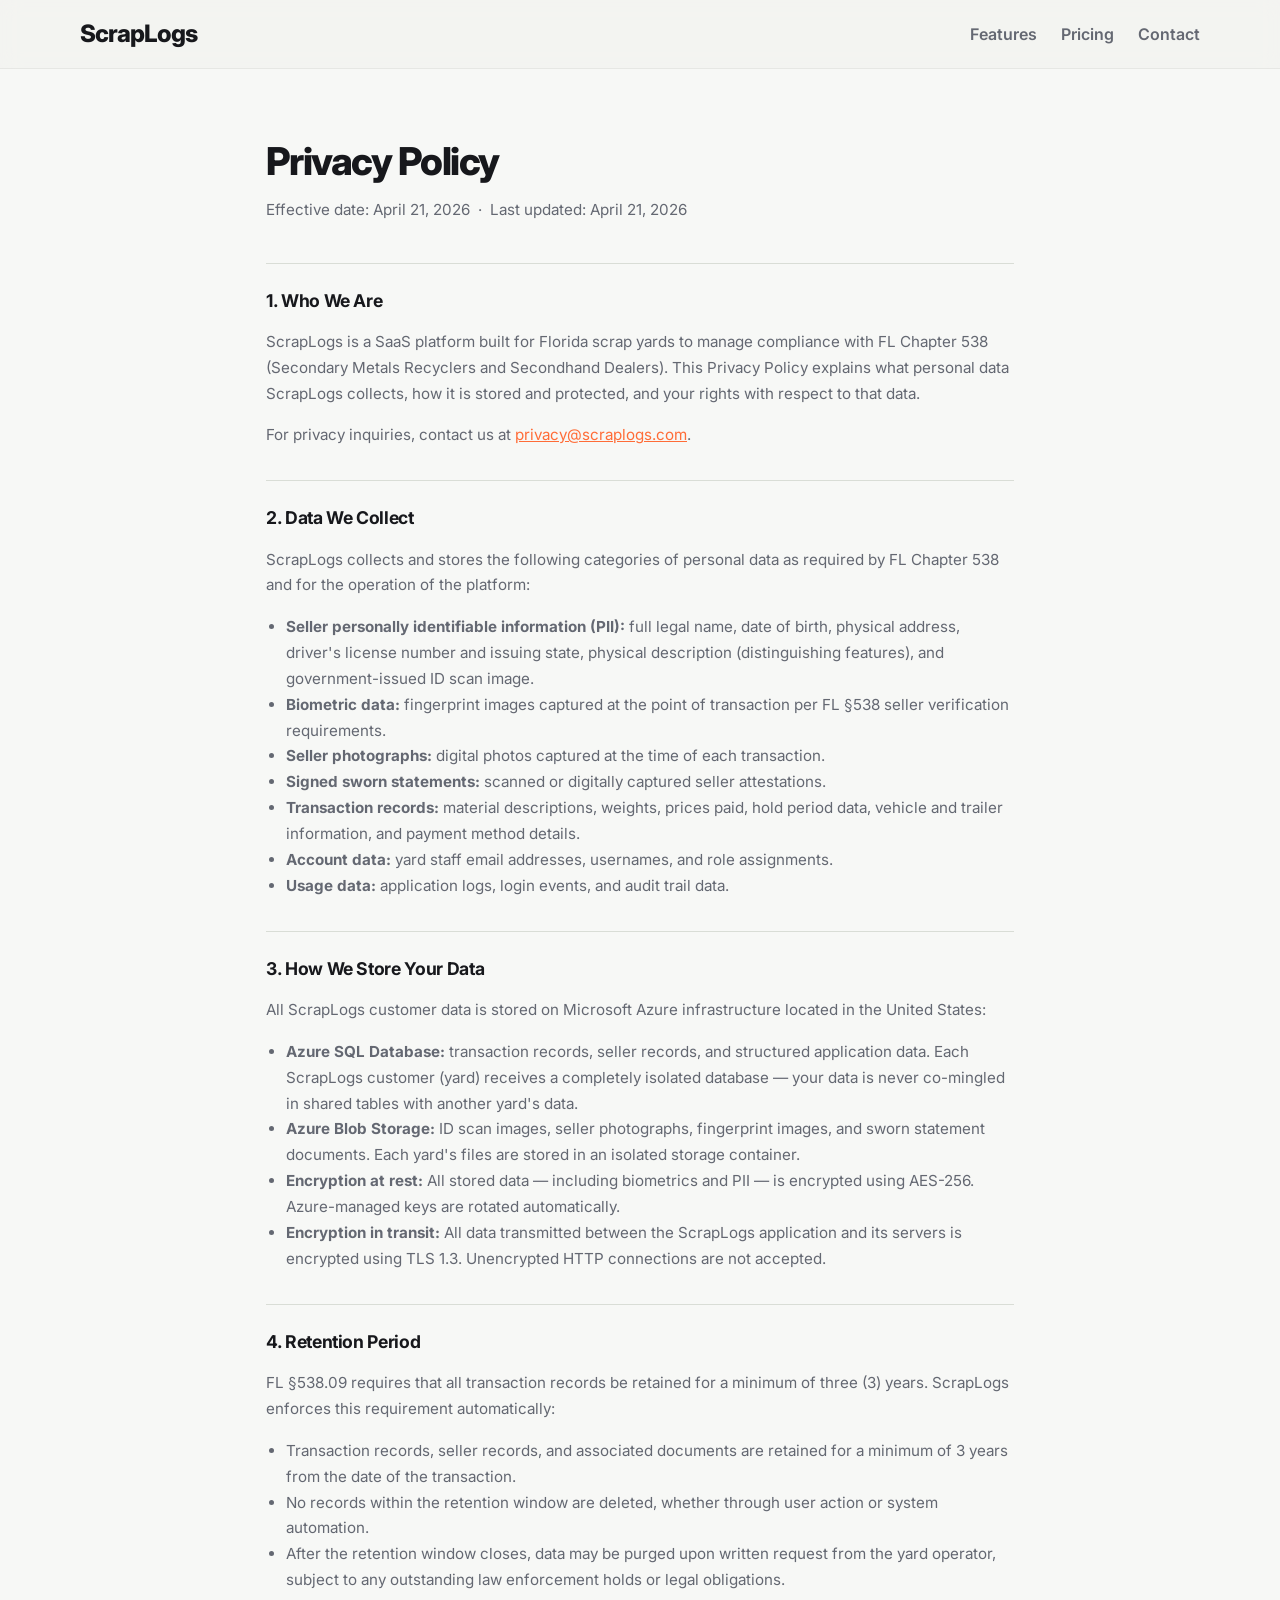
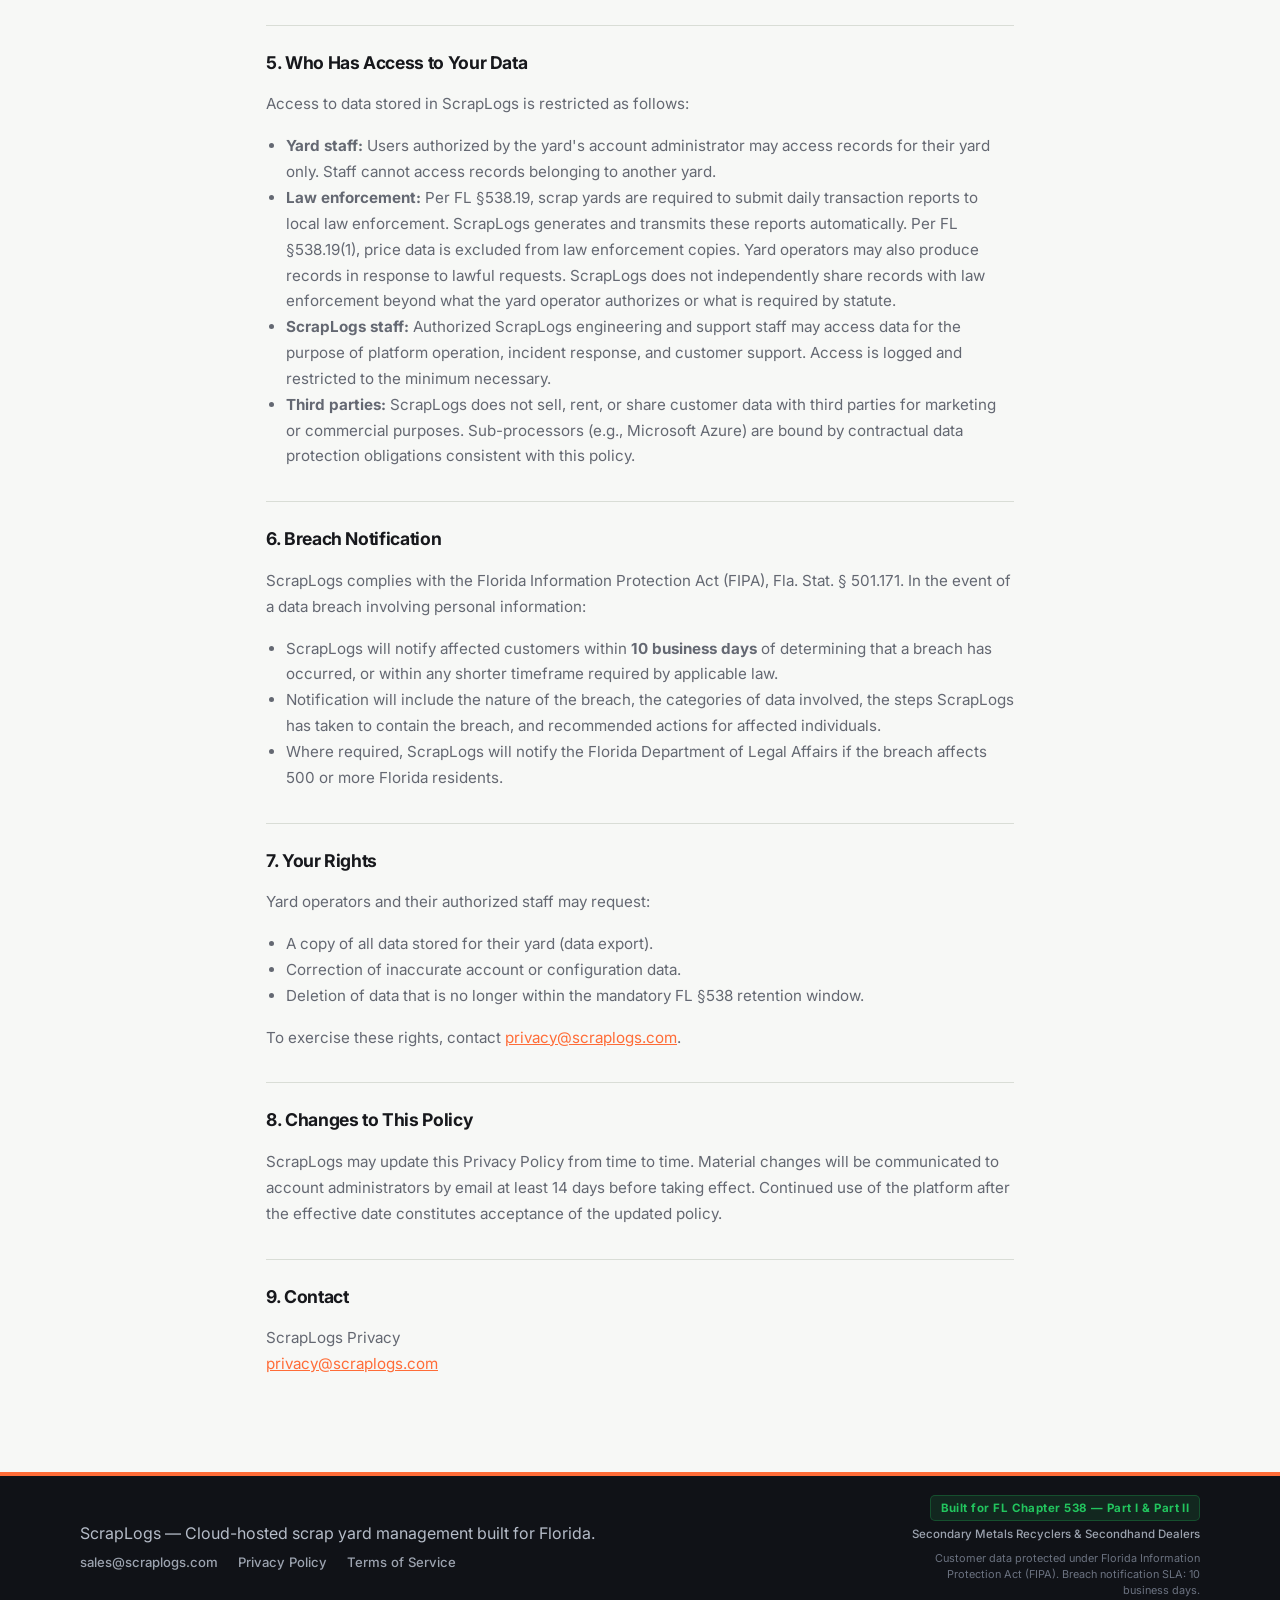
<file: privacy.html>
<!DOCTYPE html>
<html lang="en">
<head>
  <meta charset="UTF-8" />
  <meta name="viewport" content="width=device-width, initial-scale=1.0" />
  <title>Privacy Policy | ScrapLogs</title>
  <meta name="description" content="ScrapLogs Privacy Policy — how we collect, store, and protect seller PII and transaction data under FL §538 and FIPA.">
  <link rel="preconnect" href="https://fonts.googleapis.com">
  <link rel="preconnect" href="https://fonts.gstatic.com" crossorigin>
  <link href="https://fonts.googleapis.com/css2?family=Inter:wght@400;500;600;700;800&display=swap" rel="stylesheet">
  <link rel="stylesheet" href="style.css" />
</head>
<body class="legal-page">
  <header class="site-header">
    <div class="container nav-wrap">
      <div class="brand"><a href="/" style="text-decoration:none;color:inherit;">ScrapLogs</a></div>
      <nav class="nav">
        <a href="/#features">Features</a>
        <a href="/#pricing">Pricing</a>
        <a href="/#contact">Contact</a>
      </nav>
    </div>
  </header>

  <main>
    <div class="legal-content">
      <h1>Privacy Policy</h1>
      <p class="legal-date">Effective date: April 21, 2026 &nbsp;·&nbsp; Last updated: April 21, 2026</p>

      <h2>1. Who We Are</h2>
      <p>ScrapLogs is a SaaS platform built for Florida scrap yards to manage compliance with FL Chapter 538 (Secondary Metals Recyclers and Secondhand Dealers). This Privacy Policy explains what personal data ScrapLogs collects, how it is stored and protected, and your rights with respect to that data.</p>
      <p>For privacy inquiries, contact us at <a href="mailto:privacy@scraplogs.com">privacy@scraplogs.com</a>.</p>

      <h2>2. Data We Collect</h2>
      <p>ScrapLogs collects and stores the following categories of personal data as required by FL Chapter 538 and for the operation of the platform:</p>
      <ul>
        <li><strong>Seller personally identifiable information (PII):</strong> full legal name, date of birth, physical address, driver's license number and issuing state, physical description (distinguishing features), and government-issued ID scan image.</li>
        <li><strong>Biometric data:</strong> fingerprint images captured at the point of transaction per FL §538 seller verification requirements.</li>
        <li><strong>Seller photographs:</strong> digital photos captured at the time of each transaction.</li>
        <li><strong>Signed sworn statements:</strong> scanned or digitally captured seller attestations.</li>
        <li><strong>Transaction records:</strong> material descriptions, weights, prices paid, hold period data, vehicle and trailer information, and payment method details.</li>
        <li><strong>Account data:</strong> yard staff email addresses, usernames, and role assignments.</li>
        <li><strong>Usage data:</strong> application logs, login events, and audit trail data.</li>
      </ul>

      <h2>3. How We Store Your Data</h2>
      <p>All ScrapLogs customer data is stored on Microsoft Azure infrastructure located in the United States:</p>
      <ul>
        <li><strong>Azure SQL Database:</strong> transaction records, seller records, and structured application data. Each ScrapLogs customer (yard) receives a completely isolated database — your data is never co-mingled in shared tables with another yard's data.</li>
        <li><strong>Azure Blob Storage:</strong> ID scan images, seller photographs, fingerprint images, and sworn statement documents. Each yard's files are stored in an isolated storage container.</li>
        <li><strong>Encryption at rest:</strong> All stored data — including biometrics and PII — is encrypted using AES-256. Azure-managed keys are rotated automatically.</li>
        <li><strong>Encryption in transit:</strong> All data transmitted between the ScrapLogs application and its servers is encrypted using TLS 1.3. Unencrypted HTTP connections are not accepted.</li>
      </ul>

      <h2>4. Retention Period</h2>
      <p>FL §538.09 requires that all transaction records be retained for a minimum of three (3) years. ScrapLogs enforces this requirement automatically:</p>
      <ul>
        <li>Transaction records, seller records, and associated documents are retained for a minimum of 3 years from the date of the transaction.</li>
        <li>No records within the retention window are deleted, whether through user action or system automation.</li>
        <li>After the retention window closes, data may be purged upon written request from the yard operator, subject to any outstanding law enforcement holds or legal obligations.</li>
      </ul>

      <h2>5. Who Has Access to Your Data</h2>
      <p>Access to data stored in ScrapLogs is restricted as follows:</p>
      <ul>
        <li><strong>Yard staff:</strong> Users authorized by the yard's account administrator may access records for their yard only. Staff cannot access records belonging to another yard.</li>
        <li><strong>Law enforcement:</strong> Per FL §538.19, scrap yards are required to submit daily transaction reports to local law enforcement. ScrapLogs generates and transmits these reports automatically. Per FL §538.19(1), price data is excluded from law enforcement copies. Yard operators may also produce records in response to lawful requests. ScrapLogs does not independently share records with law enforcement beyond what the yard operator authorizes or what is required by statute.</li>
        <li><strong>ScrapLogs staff:</strong> Authorized ScrapLogs engineering and support staff may access data for the purpose of platform operation, incident response, and customer support. Access is logged and restricted to the minimum necessary.</li>
        <li><strong>Third parties:</strong> ScrapLogs does not sell, rent, or share customer data with third parties for marketing or commercial purposes. Sub-processors (e.g., Microsoft Azure) are bound by contractual data protection obligations consistent with this policy.</li>
      </ul>

      <h2>6. Breach Notification</h2>
      <p>ScrapLogs complies with the Florida Information Protection Act (FIPA), Fla. Stat. § 501.171. In the event of a data breach involving personal information:</p>
      <ul>
        <li>ScrapLogs will notify affected customers within <strong>10 business days</strong> of determining that a breach has occurred, or within any shorter timeframe required by applicable law.</li>
        <li>Notification will include the nature of the breach, the categories of data involved, the steps ScrapLogs has taken to contain the breach, and recommended actions for affected individuals.</li>
        <li>Where required, ScrapLogs will notify the Florida Department of Legal Affairs if the breach affects 500 or more Florida residents.</li>
      </ul>

      <h2>7. Your Rights</h2>
      <p>Yard operators and their authorized staff may request:</p>
      <ul>
        <li>A copy of all data stored for their yard (data export).</li>
        <li>Correction of inaccurate account or configuration data.</li>
        <li>Deletion of data that is no longer within the mandatory FL §538 retention window.</li>
      </ul>
      <p>To exercise these rights, contact <a href="mailto:privacy@scraplogs.com">privacy@scraplogs.com</a>.</p>

      <h2>8. Changes to This Policy</h2>
      <p>ScrapLogs may update this Privacy Policy from time to time. Material changes will be communicated to account administrators by email at least 14 days before taking effect. Continued use of the platform after the effective date constitutes acceptance of the updated policy.</p>

      <h2>9. Contact</h2>
      <p>ScrapLogs Privacy<br>
      <a href="mailto:privacy@scraplogs.com">privacy@scraplogs.com</a></p>
    </div>
  </main>

  <footer class="site-footer">
    <div class="container footer-wrap">
      <div class="footer-left">
        <p>ScrapLogs — Cloud-hosted scrap yard management built for Florida.</p>
        <div class="footer-links">
          <a href="mailto:sales@scraplogs.com">sales@scraplogs.com</a>
          <a href="/privacy">Privacy Policy</a>
          <a href="/terms">Terms of Service</a>
        </div>
      </div>
      <div class="footer-compliance">
        <div class="footer-badge">Built for FL Chapter 538 — Part I &amp; Part II</div>
        <div class="footer-badge-sub">Secondary Metals Recyclers &amp; Secondhand Dealers</div>
        <p class="footer-fipa">Customer data protected under Florida Information Protection Act (FIPA). Breach notification SLA: 10 business days.</p>
      </div>
    </div>
  </footer>
</body>
</html>
</file>
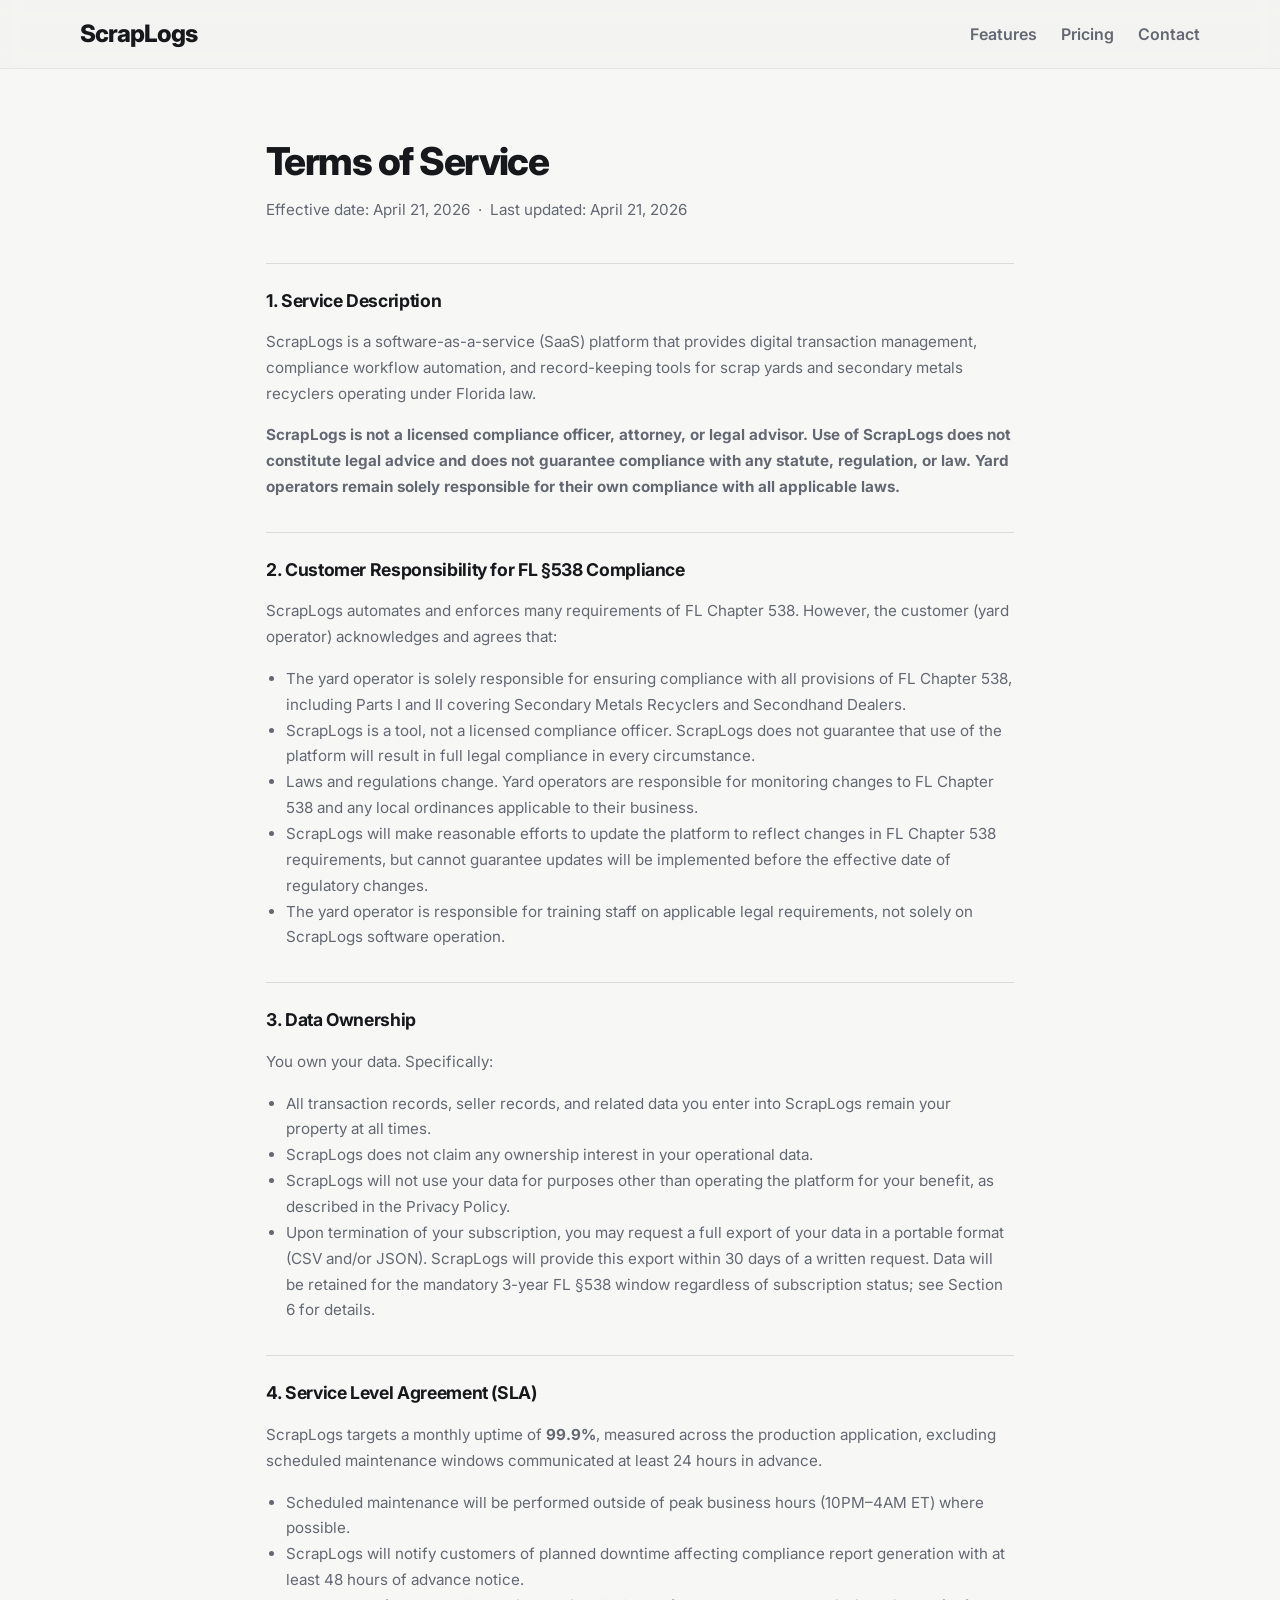
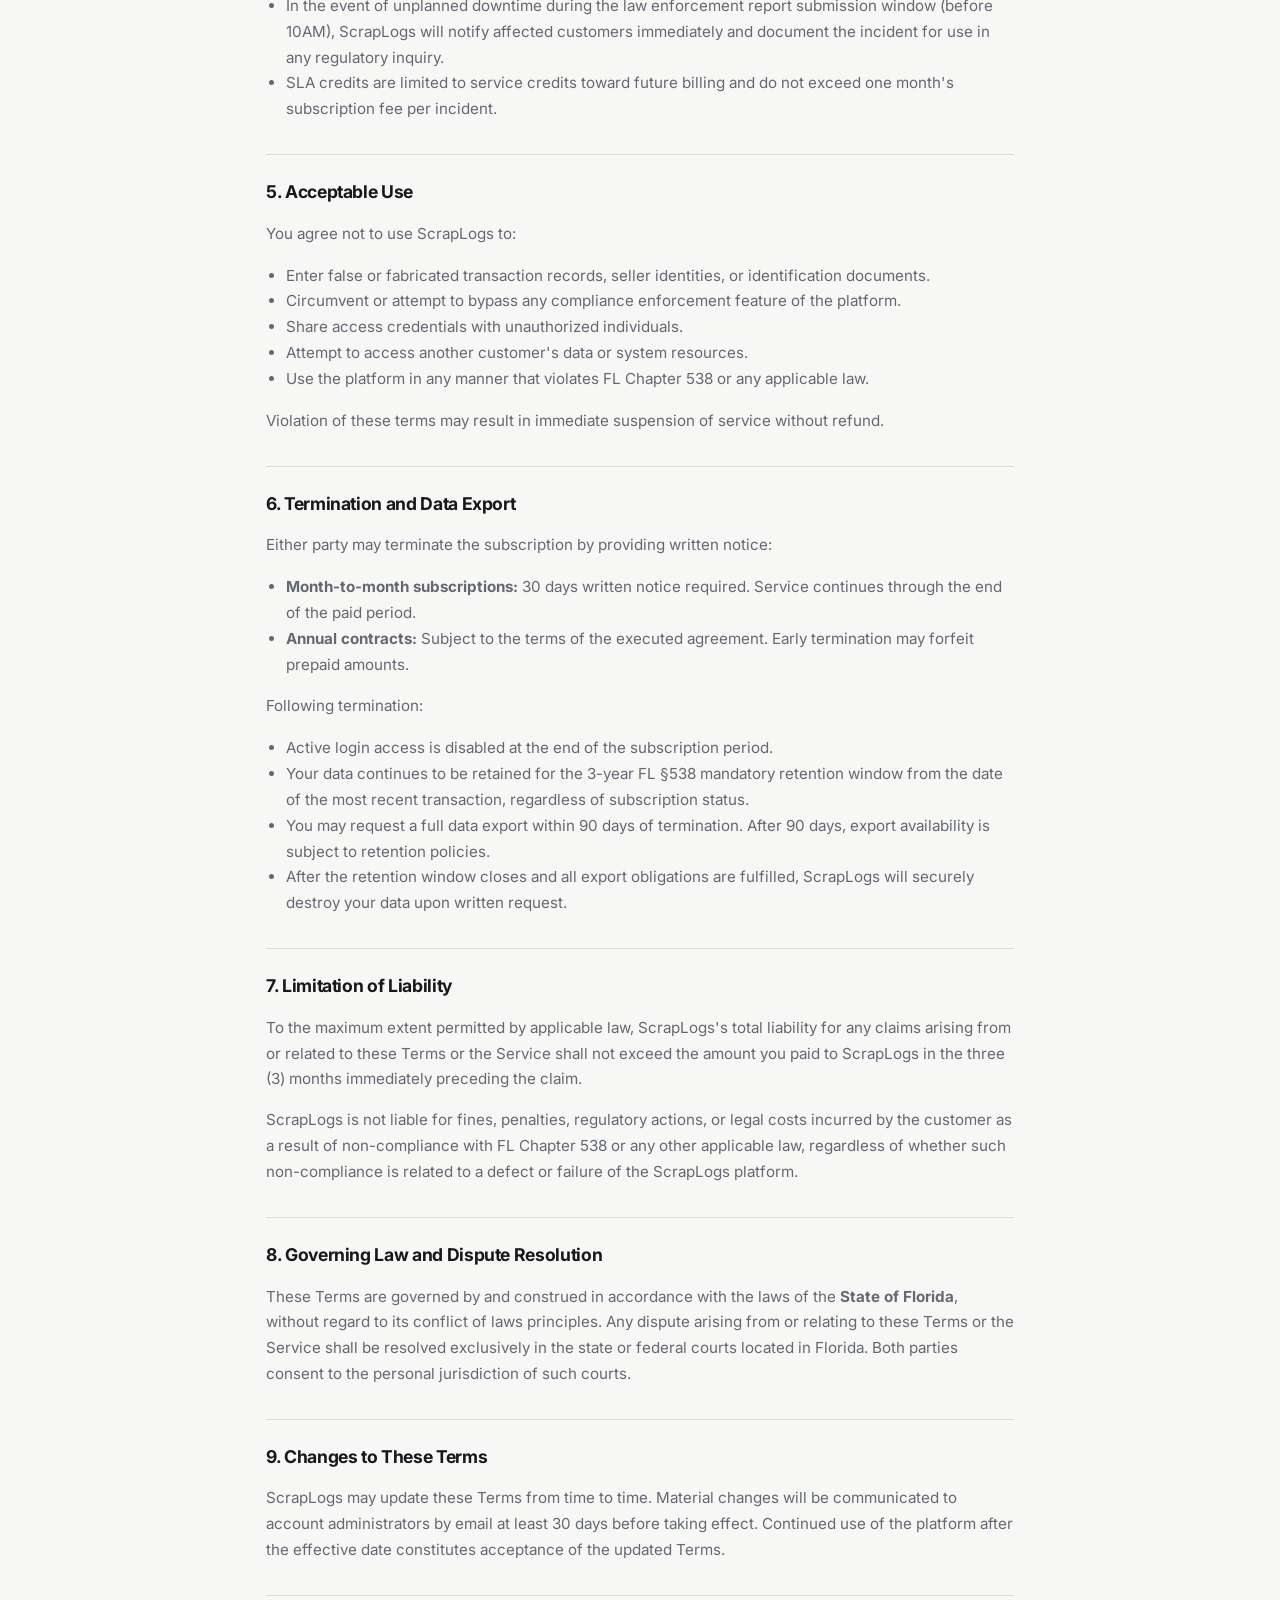
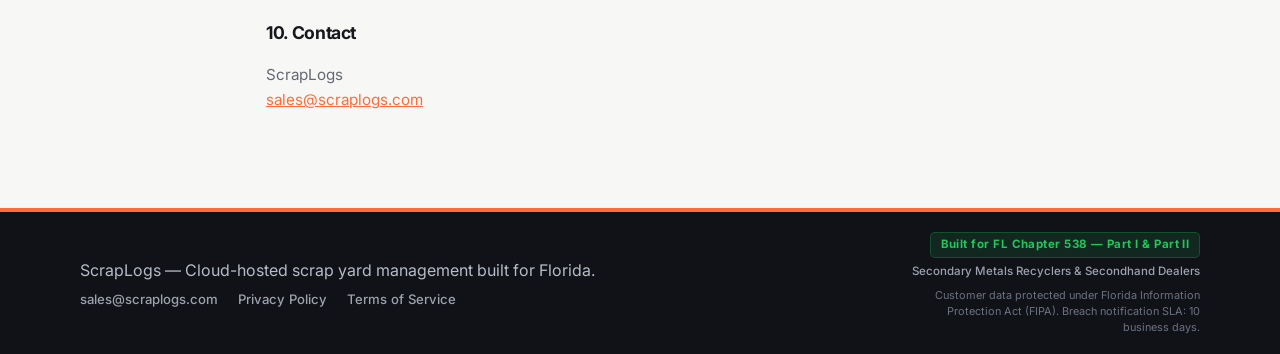
<file: terms.html>
<!DOCTYPE html>
<html lang="en">
<head>
  <meta charset="UTF-8" />
  <meta name="viewport" content="width=device-width, initial-scale=1.0" />
  <title>Terms of Service | ScrapLogs</title>
  <meta name="description" content="ScrapLogs Terms of Service — service description, customer compliance responsibilities, data ownership, SLA, and governing law.">
  <link rel="preconnect" href="https://fonts.googleapis.com">
  <link rel="preconnect" href="https://fonts.gstatic.com" crossorigin>
  <link href="https://fonts.googleapis.com/css2?family=Inter:wght@400;500;600;700;800&display=swap" rel="stylesheet">
  <link rel="stylesheet" href="style.css" />
</head>
<body class="legal-page">
  <header class="site-header">
    <div class="container nav-wrap">
      <div class="brand"><a href="/" style="text-decoration:none;color:inherit;">ScrapLogs</a></div>
      <nav class="nav">
        <a href="/#features">Features</a>
        <a href="/#pricing">Pricing</a>
        <a href="/#contact">Contact</a>
      </nav>
    </div>
  </header>

  <main>
    <div class="legal-content">
      <h1>Terms of Service</h1>
      <p class="legal-date">Effective date: April 21, 2026 &nbsp;·&nbsp; Last updated: April 21, 2026</p>

      <h2>1. Service Description</h2>
      <p>ScrapLogs is a software-as-a-service (SaaS) platform that provides digital transaction management, compliance workflow automation, and record-keeping tools for scrap yards and secondary metals recyclers operating under Florida law.</p>
      <p><strong>ScrapLogs is not a licensed compliance officer, attorney, or legal advisor. Use of ScrapLogs does not constitute legal advice and does not guarantee compliance with any statute, regulation, or law. Yard operators remain solely responsible for their own compliance with all applicable laws.</strong></p>

      <h2>2. Customer Responsibility for FL §538 Compliance</h2>
      <p>ScrapLogs automates and enforces many requirements of FL Chapter 538. However, the customer (yard operator) acknowledges and agrees that:</p>
      <ul>
        <li>The yard operator is solely responsible for ensuring compliance with all provisions of FL Chapter 538, including Parts I and II covering Secondary Metals Recyclers and Secondhand Dealers.</li>
        <li>ScrapLogs is a tool, not a licensed compliance officer. ScrapLogs does not guarantee that use of the platform will result in full legal compliance in every circumstance.</li>
        <li>Laws and regulations change. Yard operators are responsible for monitoring changes to FL Chapter 538 and any local ordinances applicable to their business.</li>
        <li>ScrapLogs will make reasonable efforts to update the platform to reflect changes in FL Chapter 538 requirements, but cannot guarantee updates will be implemented before the effective date of regulatory changes.</li>
        <li>The yard operator is responsible for training staff on applicable legal requirements, not solely on ScrapLogs software operation.</li>
      </ul>

      <h2>3. Data Ownership</h2>
      <p>You own your data. Specifically:</p>
      <ul>
        <li>All transaction records, seller records, and related data you enter into ScrapLogs remain your property at all times.</li>
        <li>ScrapLogs does not claim any ownership interest in your operational data.</li>
        <li>ScrapLogs will not use your data for purposes other than operating the platform for your benefit, as described in the Privacy Policy.</li>
        <li>Upon termination of your subscription, you may request a full export of your data in a portable format (CSV and/or JSON). ScrapLogs will provide this export within 30 days of a written request. Data will be retained for the mandatory 3-year FL §538 window regardless of subscription status; see Section 6 for details.</li>
      </ul>

      <h2>4. Service Level Agreement (SLA)</h2>
      <p>ScrapLogs targets a monthly uptime of <strong>99.9%</strong>, measured across the production application, excluding scheduled maintenance windows communicated at least 24 hours in advance.</p>
      <ul>
        <li>Scheduled maintenance will be performed outside of peak business hours (10PM–4AM ET) where possible.</li>
        <li>ScrapLogs will notify customers of planned downtime affecting compliance report generation with at least 48 hours of advance notice.</li>
        <li>In the event of unplanned downtime during the law enforcement report submission window (before 10AM), ScrapLogs will notify affected customers immediately and document the incident for use in any regulatory inquiry.</li>
        <li>SLA credits are limited to service credits toward future billing and do not exceed one month's subscription fee per incident.</li>
      </ul>

      <h2>5. Acceptable Use</h2>
      <p>You agree not to use ScrapLogs to:</p>
      <ul>
        <li>Enter false or fabricated transaction records, seller identities, or identification documents.</li>
        <li>Circumvent or attempt to bypass any compliance enforcement feature of the platform.</li>
        <li>Share access credentials with unauthorized individuals.</li>
        <li>Attempt to access another customer's data or system resources.</li>
        <li>Use the platform in any manner that violates FL Chapter 538 or any applicable law.</li>
      </ul>
      <p>Violation of these terms may result in immediate suspension of service without refund.</p>

      <h2>6. Termination and Data Export</h2>
      <p>Either party may terminate the subscription by providing written notice:</p>
      <ul>
        <li><strong>Month-to-month subscriptions:</strong> 30 days written notice required. Service continues through the end of the paid period.</li>
        <li><strong>Annual contracts:</strong> Subject to the terms of the executed agreement. Early termination may forfeit prepaid amounts.</li>
      </ul>
      <p>Following termination:</p>
      <ul>
        <li>Active login access is disabled at the end of the subscription period.</li>
        <li>Your data continues to be retained for the 3-year FL §538 mandatory retention window from the date of the most recent transaction, regardless of subscription status.</li>
        <li>You may request a full data export within 90 days of termination. After 90 days, export availability is subject to retention policies.</li>
        <li>After the retention window closes and all export obligations are fulfilled, ScrapLogs will securely destroy your data upon written request.</li>
      </ul>

      <h2>7. Limitation of Liability</h2>
      <p>To the maximum extent permitted by applicable law, ScrapLogs's total liability for any claims arising from or related to these Terms or the Service shall not exceed the amount you paid to ScrapLogs in the three (3) months immediately preceding the claim.</p>
      <p>ScrapLogs is not liable for fines, penalties, regulatory actions, or legal costs incurred by the customer as a result of non-compliance with FL Chapter 538 or any other applicable law, regardless of whether such non-compliance is related to a defect or failure of the ScrapLogs platform.</p>

      <h2>8. Governing Law and Dispute Resolution</h2>
      <p>These Terms are governed by and construed in accordance with the laws of the <strong>State of Florida</strong>, without regard to its conflict of laws principles. Any dispute arising from or relating to these Terms or the Service shall be resolved exclusively in the state or federal courts located in Florida. Both parties consent to the personal jurisdiction of such courts.</p>

      <h2>9. Changes to These Terms</h2>
      <p>ScrapLogs may update these Terms from time to time. Material changes will be communicated to account administrators by email at least 30 days before taking effect. Continued use of the platform after the effective date constitutes acceptance of the updated Terms.</p>

      <h2>10. Contact</h2>
      <p>ScrapLogs<br>
      <a href="mailto:sales@scraplogs.com">sales@scraplogs.com</a></p>
    </div>
  </main>

  <footer class="site-footer">
    <div class="container footer-wrap">
      <div class="footer-left">
        <p>ScrapLogs — Cloud-hosted scrap yard management built for Florida.</p>
        <div class="footer-links">
          <a href="mailto:sales@scraplogs.com">sales@scraplogs.com</a>
          <a href="/privacy">Privacy Policy</a>
          <a href="/terms">Terms of Service</a>
        </div>
      </div>
      <div class="footer-compliance">
        <div class="footer-badge">Built for FL Chapter 538 — Part I &amp; Part II</div>
        <div class="footer-badge-sub">Secondary Metals Recyclers &amp; Secondhand Dealers</div>
        <p class="footer-fipa">Customer data protected under Florida Information Protection Act (FIPA). Breach notification SLA: 10 business days.</p>
      </div>
    </div>
  </footer>
</body>
</html>
</file>
<file: style.css>
:root {
  --bg: #f3f3f1;
  --surface: #ffffff;
  --ink: #17181c;
  --muted: #646872;
  --line: #d9ddd6;
  --orange: #ff6c37;
  --orange-soft: #f8e7e1;
  --green: #1f8b53;
  --green-soft: #ddece4;
  --neutral-soft: #ececf0;
  --dark: #111317;
  --shadow: 0 14px 40px rgba(17, 19, 23, 0.08);
  --radius: 20px;
}

* { box-sizing: border-box; }
html { scroll-behavior: smooth; }
body {
  margin: 0;
  font-family: 'Inter', system-ui, -apple-system, BlinkMacSystemFont, 'Segoe UI', sans-serif;
  background: var(--bg);
  color: var(--ink);
  line-height: 1.5;
}

a { color: inherit; text-decoration: none; }
.container {
  width: min(1120px, calc(100% - 2rem));
  margin: 0 auto;
}
.site-header {
  position: sticky;
  top: 0;
  z-index: 20;
  backdrop-filter: blur(10px);
  background: rgba(243, 243, 241, 0.88);
  border-bottom: 1px solid rgba(0,0,0,0.05);
}
.nav-wrap {
  display: flex;
  justify-content: space-between;
  align-items: center;
  padding: 1rem 0;
}
.brand {
  font-size: 1.5rem;
  font-weight: 800;
  letter-spacing: -0.04em;
}
.nav {
  display: flex;
  gap: 1.5rem;
}
.nav a {
  color: var(--muted);
  font-weight: 600;
}
.nav a:hover { color: var(--ink); }
.lang-toggle {
  display: flex;
  align-items: center;
  gap: 0.2rem;
  background: transparent;
  border: 1.5px solid var(--line);
  border-radius: 999px;
  padding: 0.3rem 0.65rem;
  font-size: 0.72rem;
  font-weight: 700;
  cursor: pointer;
  letter-spacing: 0.08em;
  color: var(--muted);
  font-family: inherit;
  transition: border-color 150ms ease;
  white-space: nowrap;
}
.lang-toggle:hover { border-color: var(--ink); }
.lang-opt { cursor: pointer; color: var(--muted); transition: color 150ms; }
.lang-opt.active { color: var(--ink); }
.lang-sep { color: var(--line); margin: 0 0.1rem; user-select: none; }
.hero {
  background: linear-gradient(180deg, var(--dark) 0%, #171a21 100%);
  color: #fff;
  padding: 5rem 0 4rem;
  border-top: 6px solid var(--orange);
}
.hero-grid {
  display: grid;
  grid-template-columns: 1.3fr .9fr;
  gap: 2rem;
  align-items: center;
}
.eyebrow {
  text-transform: uppercase;
  letter-spacing: 0.12em;
  font-size: 0.78rem;
  font-weight: 700;
  color: #ffb198;
  margin: 0 0 1rem;
}
.eyebrow.orange { color: var(--orange); }
.hero h1,
.section-heading h2,
.contact-card h2 {
  margin: 0;
  line-height: 1.02;
  letter-spacing: -0.05em;
}
.hero h1 {
  font-size: clamp(2.7rem, 5vw, 5rem);
  max-width: 11ch;
}
.hero-copy {
  margin: 1.25rem 0 0;
  max-width: 38rem;
  font-size: 1.18rem;
  color: #c9ccd2;
}
.hero-actions,
.contact-actions {
  display: flex;
  gap: 1rem;
  align-items: center;
  flex-wrap: wrap;
  margin-top: 2rem;
}
.btn {
  display: inline-flex;
  align-items: center;
  justify-content: center;
  min-height: 52px;
  padding: 0 1.2rem;
  border-radius: 999px;
  font-weight: 700;
  transition: 180ms ease;
}
.btn-primary {
  background: var(--orange);
  color: #fff;
  box-shadow: var(--shadow);
}
.btn-primary:hover { transform: translateY(-1px); }
.btn-secondary {
  border: 1px solid rgba(255,255,255,0.18);
  color: #fff;
  background: rgba(255,255,255,0.04);
}
.hero-card {
  background: rgba(255,255,255,0.06);
  border: 1px solid rgba(255,255,255,0.08);
  border-radius: 28px;
  padding: 2rem;
  box-shadow: var(--shadow);
}
.card-kicker {
  margin: 0 0 1rem;
  text-transform: uppercase;
  letter-spacing: 0.08em;
  color: #b4b9c4;
  font-weight: 700;
  font-size: 0.85rem;
}
.price-line { display: flex; align-items: flex-end; gap: .35rem; }
.price {
  font-size: clamp(4rem, 6vw, 5.4rem);
  line-height: .9;
  font-weight: 800;
  letter-spacing: -0.06em;
}
.per {
  font-size: 2rem;
  font-weight: 700;
  margin-bottom: .6rem;
}
.subline {
  font-size: 1.05rem;
  color: #d4d8de;
}
.hero-list {
  list-style: none;
  padding: 0;
  margin: 1.5rem 0 0;
  display: grid;
  grid-template-columns: 1fr 1fr;
  gap: .75rem;
}
.hero-list li {
  padding-left: 1rem;
  position: relative;
  color: #e8eaed;
}
.hero-list li::before {
  content: '';
  width: 7px;
  height: 7px;
  border-radius: 50%;
  background: var(--orange);
  position: absolute;
  left: 0;
  top: .65rem;
}
.section { padding: 5rem 0; }
.warning-band { padding: 2.5rem 0 0; }
.warning-box {
  background: #f8ece9;
  border: 1px solid #ffb19a;
  border-left: 8px solid var(--orange);
  border-radius: var(--radius);
  padding: 2rem;
}
.warning-box h2,
.feature-item h3,
.panel h3,
.plan-name,
.comparison-title { margin-top: 0; }
.warning-box p,
.feature-item p,
.panel p,
.plan-note,
.plan-meta,
.contact-card p,
.comparison-col li,
.pricing-table td,
.pricing-table th { color: var(--muted); }
.section-heading {
  margin-bottom: 2rem;
}
.section-heading h2 {
  font-size: clamp(2rem, 4vw, 3.2rem);
  max-width: 14ch;
}
.feature-panels {
  display: grid;
  grid-template-columns: repeat(3, 1fr);
  gap: 0;
  overflow: hidden;
  border-radius: 22px;
  box-shadow: var(--shadow);
  margin-bottom: 1.5rem;
}
.panel {
  padding: 1.75rem;
  min-height: 245px;
  border: 1px solid var(--line);
}
.panel-warm { background: var(--orange-soft); }
.panel-green { background: var(--green-soft); }
.panel-neutral { background: var(--neutral-soft); }
.panel h3 { font-size: 1.75rem; letter-spacing: -0.04em; }
.panel-warm h3 { color: #c74d1f; }
.panel-green h3 { color: #239353; }
.feature-grid {
  display: grid;
  grid-template-columns: repeat(4, 1fr);
  gap: 1rem;
  margin-top: 1.5rem;
}
.feature-item {
  background: var(--surface);
  border: 1px solid var(--line);
  border-radius: 18px;
  padding: 1.25rem;
}
.feature-item h3 {
  font-size: 1.05rem;
  margin-bottom: .45rem;
  position: relative;
  padding-left: 1rem;
}
.feature-item h3::before {
  content: '';
  width: 10px;
  height: 10px;
  background: var(--orange);
  position: absolute;
  left: 0;
  top: .45rem;
}
.contrast-section {
  background: #15171d;
  color: #fff;
}
.contrast-section .eyebrow { color: #ffab8e; }
.contrast-section .section-heading h2 { max-width: 12ch; }
.comparison-grid {
  display: grid;
  grid-template-columns: repeat(2, 1fr);
  gap: 1rem;
}
.comparison-col {
  border-radius: 22px;
  overflow: hidden;
  border: 1px solid rgba(255,255,255,0.08);
}
.comparison-title {
  padding: 1rem 1.25rem;
  font-size: 1.1rem;
  font-weight: 800;
}
.comparison-col ul {
  margin: 0;
  padding: 0;
  list-style: none;
  background: rgba(255,255,255,0.03);
}
.comparison-col li {
  padding: 1rem 1.25rem;
  color: #d1d5db;
  border-top: 1px solid rgba(255,255,255,0.08);
}
.bad .comparison-title { background: #f5e4e0; color: #932f14; }
.good .comparison-title { background: #dcece2; color: #1c804d; }
.pricing-grid {
  display: grid;
  grid-template-columns: 1fr 1fr;
  gap: 1rem;
  margin-bottom: 1rem;
}
.pricing-card {
  background: var(--surface);
  border: 1px solid var(--line);
  border-radius: 22px;
  padding: 1.75rem;
}
.pricing-card.featured {
  background: linear-gradient(180deg, #edf8f1 0%, #e1f0e6 100%);
  border-color: #b9dcc7;
}
.plan-name {
  font-size: .95rem;
  font-weight: 800;
  text-transform: uppercase;
  letter-spacing: .08em;
  color: var(--muted);
}
.plan-price {
  font-size: clamp(2.4rem, 5vw, 4rem);
  line-height: 1;
  margin: .5rem 0;
  font-weight: 800;
  letter-spacing: -0.05em;
}
.plan-price span { font-size: .48em; color: var(--muted); }
.plan-note {
  margin: 0;
  font-size: 1.1rem;
  font-weight: 700;
  color: var(--ink);
}
.pricing-card.featured .plan-note,
.pricing-card.featured .plan-price { color: #1c6a41; }
.pricing-table-wrap {
  overflow-x: auto;
  background: var(--surface);
  border: 1px solid var(--line);
  border-radius: 22px;
  box-shadow: var(--shadow);
}
.pricing-table {
  width: 100%;
  border-collapse: collapse;
  min-width: 680px;
}
.pricing-table th,
.pricing-table td {
  padding: 1rem 1.1rem;
  border-bottom: 1px solid var(--line);
  text-align: left;
}
.pricing-table th {
  color: var(--ink);
  font-size: 1rem;
  background: #f7f8f6;
}
.pricing-table tbody tr:last-child td { border-bottom: none; }
.contact-card {
  background: linear-gradient(135deg, #191c22 0%, #121317 60%);
  color: #fff;
  border-radius: 28px;
  padding: 2.25rem;
  display: flex;
  justify-content: space-between;
  gap: 2rem;
  align-items: center;
}
.contact-card p { color: #d6dae0; }
.contact-caption {
  margin: .35rem 0 0;
  font-size: .95rem;
  color: #aeb5bf;
}
.site-footer {
  background: #101217;
  color: #b5bcc8;
  padding: 1.2rem 0;
  border-top: 4px solid var(--orange);
}
.footer-wrap {
  display: flex;
  justify-content: space-between;
  align-items: center;
  gap: 1rem;
}
.site-footer a { color: #fff; font-weight: 600; }

@media (max-width: 980px) {
  .hero-grid,
  .feature-panels,
  .feature-grid,
  .comparison-grid,
  .pricing-grid,
  .contact-card {
    grid-template-columns: 1fr;
    display: grid;
  }
  .contact-card { align-items: start; }
}

@media (max-width: 720px) {
  .nav { display: none; }
  .hero { padding-top: 4rem; }
  .hero-list { grid-template-columns: 1fr; }
  .price { font-size: 3.6rem; }
  .warning-box,
  .hero-card,
  .pricing-card,
  .contact-card { padding: 1.4rem; }
  .footer-wrap { flex-direction: column; align-items: flex-start; }
}

/* ============================================================
   NEW SECTIONS
   ============================================================ */

/* --- Risk Banner --- */
.risk-banner {
  background: linear-gradient(135deg, #1a0505 0%, #2a0808 50%, #1e1010 100%);
  border-top: 4px solid #dc2626;
  border-bottom: 4px solid #dc2626;
  padding: 2.5rem 0;
}
.risk-banner-inner {
  border: 1px solid rgba(220, 38, 38, 0.3);
  border-radius: 16px;
  padding: 2rem 2.25rem;
  background: rgba(220, 38, 38, 0.04);
}
.risk-label {
  display: inline-block;
  background: #dc2626;
  color: #fff;
  font-size: 0.7rem;
  font-weight: 800;
  letter-spacing: 0.14em;
  text-transform: uppercase;
  padding: 0.3rem 0.8rem;
  border-radius: 4px;
  margin-bottom: 1.25rem;
}
.risk-stat {
  color: #f3f4f6;
  font-size: 1.05rem;
  margin: 0 0 0.75rem;
  line-height: 1.65;
}
.risk-stat strong { color: #fca5a5; }
.risk-fine {
  margin-top: 1.25rem;
  padding: 0.75rem 1rem;
  background: rgba(220, 38, 38, 0.12);
  border: 1px solid rgba(220, 38, 38, 0.35);
  border-radius: 8px;
  display: flex;
  gap: 0.75rem;
  align-items: center;
  flex-wrap: wrap;
}
.risk-fine-label {
  color: #fca5a5;
  font-weight: 700;
  font-size: 0.85rem;
  text-transform: uppercase;
  letter-spacing: 0.06em;
}
.risk-fine-amount {
  color: #fff;
  font-weight: 700;
  font-size: 1rem;
}

/* --- Compliance Shield --- */
.compliance-shield {
  background: #0d1117;
  padding: 5rem 0;
}
.green-eyebrow { color: #22c55e !important; }
.light-heading { color: #fff !important; }
.shield-subtitle {
  color: #9ca3af;
  font-size: 1.05rem;
  max-width: 46rem;
  margin: 0.75rem 0 0;
}
.compliance-grid {
  display: grid;
  grid-template-columns: repeat(3, 1fr);
  gap: 1rem;
  margin-top: 2.5rem;
}
.compliance-card {
  background: #111827;
  border: 1px solid #1f2937;
  border-radius: 16px;
  padding: 1.4rem;
  transition: border-color 180ms ease;
}
.compliance-card:hover { border-color: #22c55e; }
.statute-badge {
  display: inline-block;
  background: rgba(34, 197, 94, 0.1);
  color: #22c55e;
  font-size: 0.7rem;
  font-weight: 700;
  letter-spacing: 0.07em;
  padding: 0.2rem 0.55rem;
  border-radius: 4px;
  margin-bottom: 0.65rem;
  border: 1px solid rgba(34, 197, 94, 0.2);
}
.compliance-card h3 {
  color: #f9fafb;
  font-size: 0.9rem;
  font-weight: 700;
  margin: 0 0 0.45rem;
  letter-spacing: -0.02em;
}
.compliance-card p {
  color: #9ca3af;
  font-size: 0.85rem;
  margin: 0;
  line-height: 1.55;
}
.shield-footer-note {
  text-align: center;
  color: #6b7280;
  font-size: 0.82rem;
  margin-top: 2rem;
  padding-top: 1.5rem;
  border-top: 1px solid #1f2937;
  letter-spacing: 0.02em;
}

/* --- Audit Scenario --- */
.audit-scenario {
  background: #15171d;
  padding: 5rem 0;
}
.audit-scenario .eyebrow { color: #ffab8e; }
.audit-grid {
  display: grid;
  grid-template-columns: 1fr 1fr;
  gap: 1.25rem;
  margin-top: 2rem;
}
.audit-col { border-radius: 20px; overflow: hidden; }
.audit-col-header {
  padding: 1rem 1.25rem;
  font-size: 1rem;
  font-weight: 800;
  display: flex;
  align-items: center;
  gap: 0.6rem;
}
.audit-indicator {
  display: inline-flex;
  align-items: center;
  justify-content: center;
  width: 22px;
  height: 22px;
  border-radius: 50%;
  font-size: 0.72rem;
  font-weight: 900;
  flex-shrink: 0;
}
.audit-indicator-bad { background: #dc2626; color: #fff; }
.audit-indicator-good { background: #22c55e; color: #fff; }
.audit-bad .audit-col-header { background: #3b0a0a; color: #fca5a5; }
.audit-good .audit-col-header { background: #052e16; color: #86efac; }
.audit-list {
  list-style: none;
  margin: 0;
  padding: 0;
  background: rgba(255,255,255,0.03);
  border: 1px solid rgba(255,255,255,0.08);
  border-top: none;
  border-radius: 0 0 20px 20px;
}
.audit-list li {
  padding: 0.85rem 1.25rem;
  color: #d1d5db;
  border-top: 1px solid rgba(255,255,255,0.06);
  font-size: 0.9rem;
  line-height: 1.45;
}
.audit-bad-final {
  color: #fca5a5 !important;
  font-weight: 700;
  background: rgba(220, 38, 38, 0.08);
}
.audit-good-final {
  color: #86efac !important;
  font-weight: 700;
  background: rgba(34, 197, 94, 0.08);
}
.audit-cta {
  text-align: center;
  margin-top: 2.5rem;
}

/* --- Data Security --- */
.data-security {
  background: #0d1117;
  padding: 5rem 0;
}
.security-grid {
  display: grid;
  grid-template-columns: repeat(4, 1fr);
  gap: 1rem;
  margin-top: 2.5rem;
}
.security-tile {
  background: #111827;
  border: 1px solid #1f2937;
  border-radius: 16px;
  padding: 1.5rem;
}
.security-icon {
  width: 40px;
  height: 40px;
  background: rgba(34, 197, 94, 0.1);
  border: 1px solid rgba(34, 197, 94, 0.2);
  border-radius: 10px;
  display: flex;
  align-items: center;
  justify-content: center;
  margin-bottom: 1rem;
  color: #22c55e;
}
.security-tile h3 {
  color: #f9fafb;
  font-size: 0.95rem;
  font-weight: 700;
  margin: 0 0 0.5rem;
  letter-spacing: -0.02em;
}
.security-tile p {
  color: #9ca3af;
  font-size: 0.875rem;
  margin: 0;
  line-height: 1.55;
}

/* --- Social Proof --- */
.social-proof {
  background: #f7f8f6;
  padding: 5rem 0;
}
.centered-heading { text-align: center; }
.centered-heading h2 { max-width: none !important; }
.testimonial-wrap {
  display: flex;
  justify-content: center;
  margin-top: 2rem;
}
.testimonial-card {
  background: #fff;
  border: 1px solid var(--line);
  border-radius: 24px;
  padding: 2.25rem 2.5rem;
  max-width: 640px;
  text-align: center;
  box-shadow: var(--shadow);
}
.testimonial-quote {
  font-size: 1.2rem;
  line-height: 1.6;
  color: var(--ink);
  font-style: italic;
  margin: 0 0 1.25rem;
}
.testimonial-attribution {
  font-size: 0.88rem;
  font-weight: 700;
  color: var(--muted);
  margin: 0;
}

/* --- Footer updates --- */
.footer-left p { margin: 0 0 0.5rem; }
.footer-links {
  display: flex;
  gap: 1.25rem;
  flex-wrap: wrap;
}
.footer-links a { color: #9ca3af; font-size: 0.82rem; font-weight: 500; }
.footer-links a:hover { color: #fff; }
.footer-compliance {
  display: flex;
  flex-direction: column;
  align-items: flex-end;
  gap: 0.3rem;
  text-align: right;
}
.footer-badge {
  display: inline-block;
  background: rgba(34, 197, 94, 0.12);
  border: 1px solid rgba(34, 197, 94, 0.25);
  border-radius: 5px;
  padding: 0.22rem 0.6rem;
  font-size: 0.72rem;
  font-weight: 700;
  color: #22c55e;
  letter-spacing: 0.04em;
}
.footer-badge-sub {
  font-size: 0.72rem;
  color: #9ca3af;
  font-weight: 500;
}
.footer-fipa {
  font-size: 0.68rem;
  color: #6b7280;
  max-width: 300px;
  line-height: 1.45;
  margin: 0.2rem 0 0;
}

/* --- Legal pages --- */
.legal-page { background: #f7f8f6; min-height: 100vh; }
.legal-content {
  max-width: 780px;
  margin: 0 auto;
  padding: 4rem 1rem 5rem;
}
.legal-content h1 {
  font-size: clamp(1.8rem, 3vw, 2.6rem);
  font-weight: 800;
  letter-spacing: -0.04em;
  margin: 0 0 0.4rem;
}
.legal-date {
  color: var(--muted);
  font-size: 0.88rem;
  margin: 0 0 2.5rem;
}
.legal-content h2 {
  font-size: 1.1rem;
  font-weight: 700;
  margin: 2rem 0 0.6rem;
  letter-spacing: -0.02em;
  border-top: 1px solid var(--line);
  padding-top: 1.5rem;
}
.legal-content p,
.legal-content li {
  color: var(--muted);
  font-size: 0.95rem;
  line-height: 1.7;
}
.legal-content ul { padding-left: 1.25rem; }
.legal-content a { color: var(--orange); text-decoration: underline; }

/* --- Additional responsive --- */
@media (max-width: 980px) {
  .compliance-grid { grid-template-columns: repeat(2, 1fr); }
  .security-grid { grid-template-columns: repeat(2, 1fr); }
  .audit-grid { grid-template-columns: 1fr; }
  .footer-wrap { flex-direction: column; align-items: flex-start; }
  .footer-compliance { align-items: flex-start; text-align: left; }
  .footer-fipa { max-width: none; }
}

@media (max-width: 720px) {
  .compliance-grid { grid-template-columns: 1fr; }
  .security-grid { grid-template-columns: 1fr; }
  .testimonial-card { padding: 1.5rem; }
  .risk-banner-inner { padding: 1.5rem; }
}
</file>
